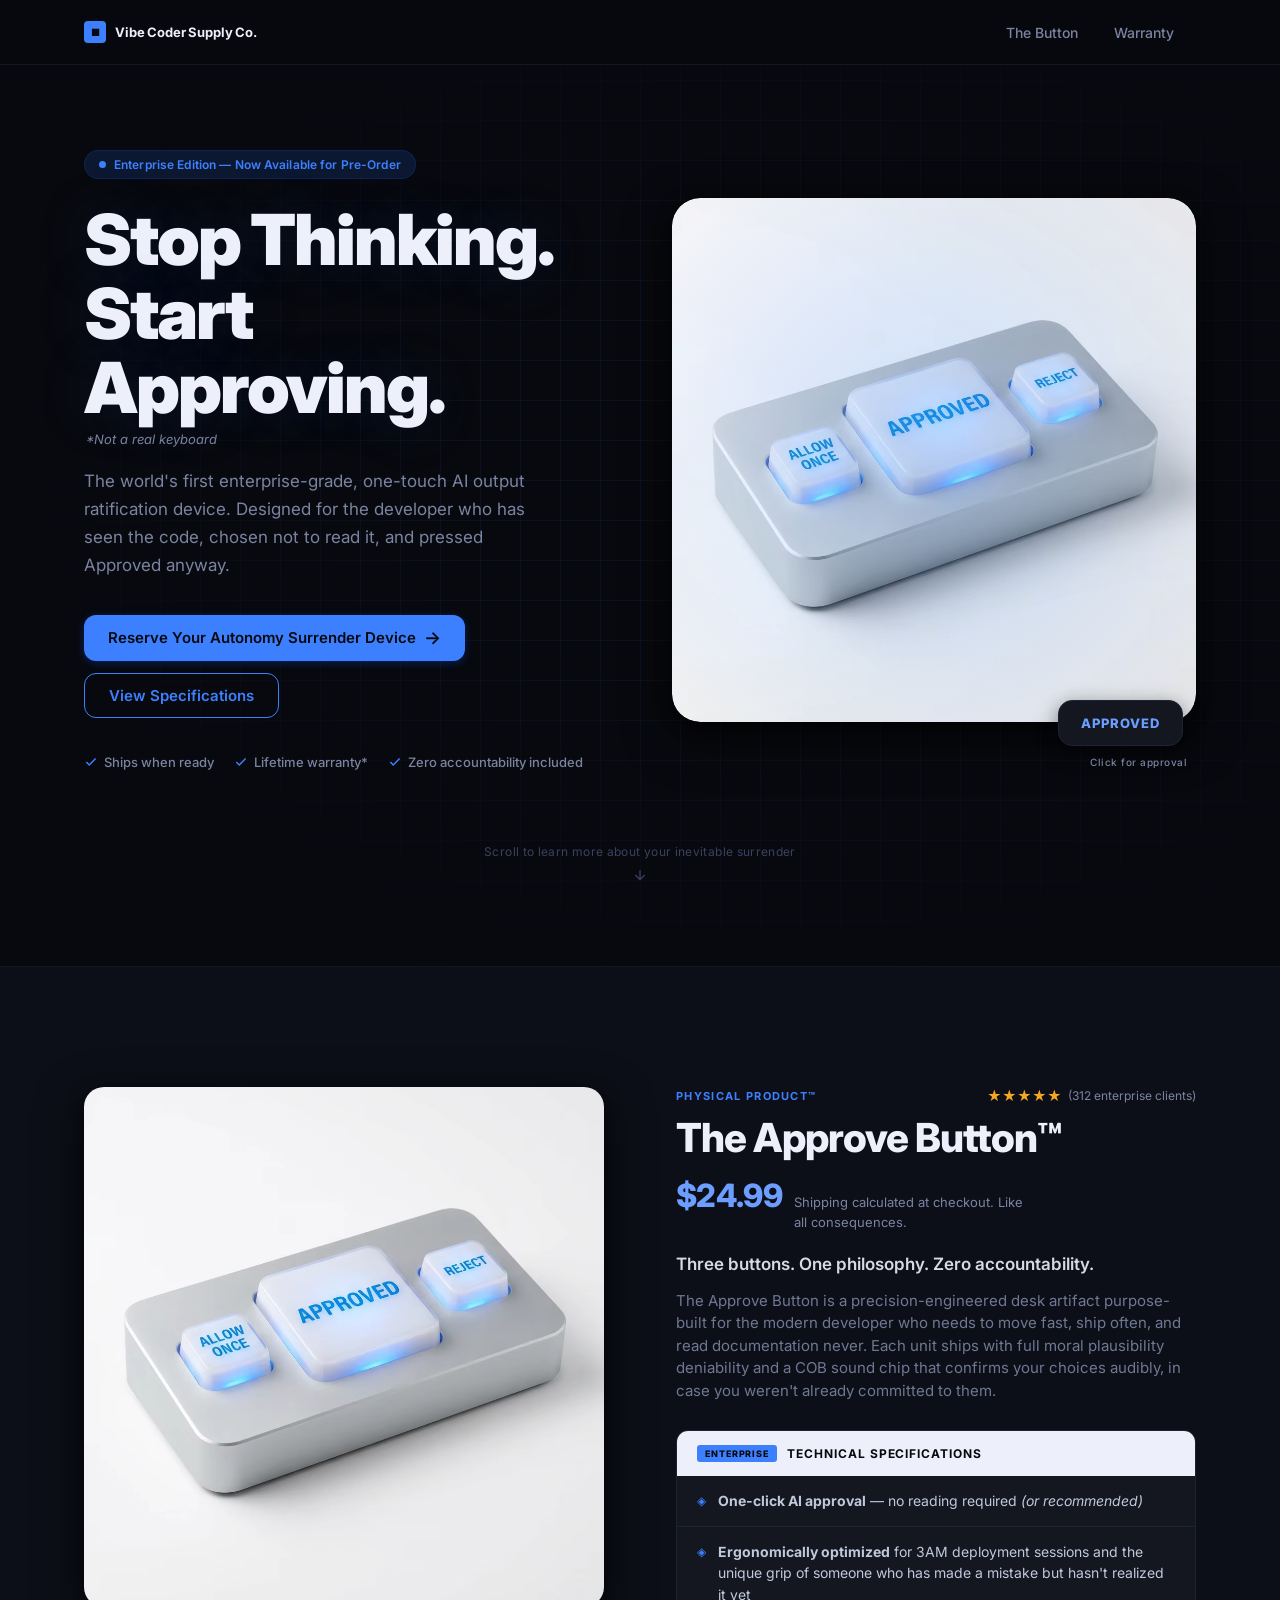
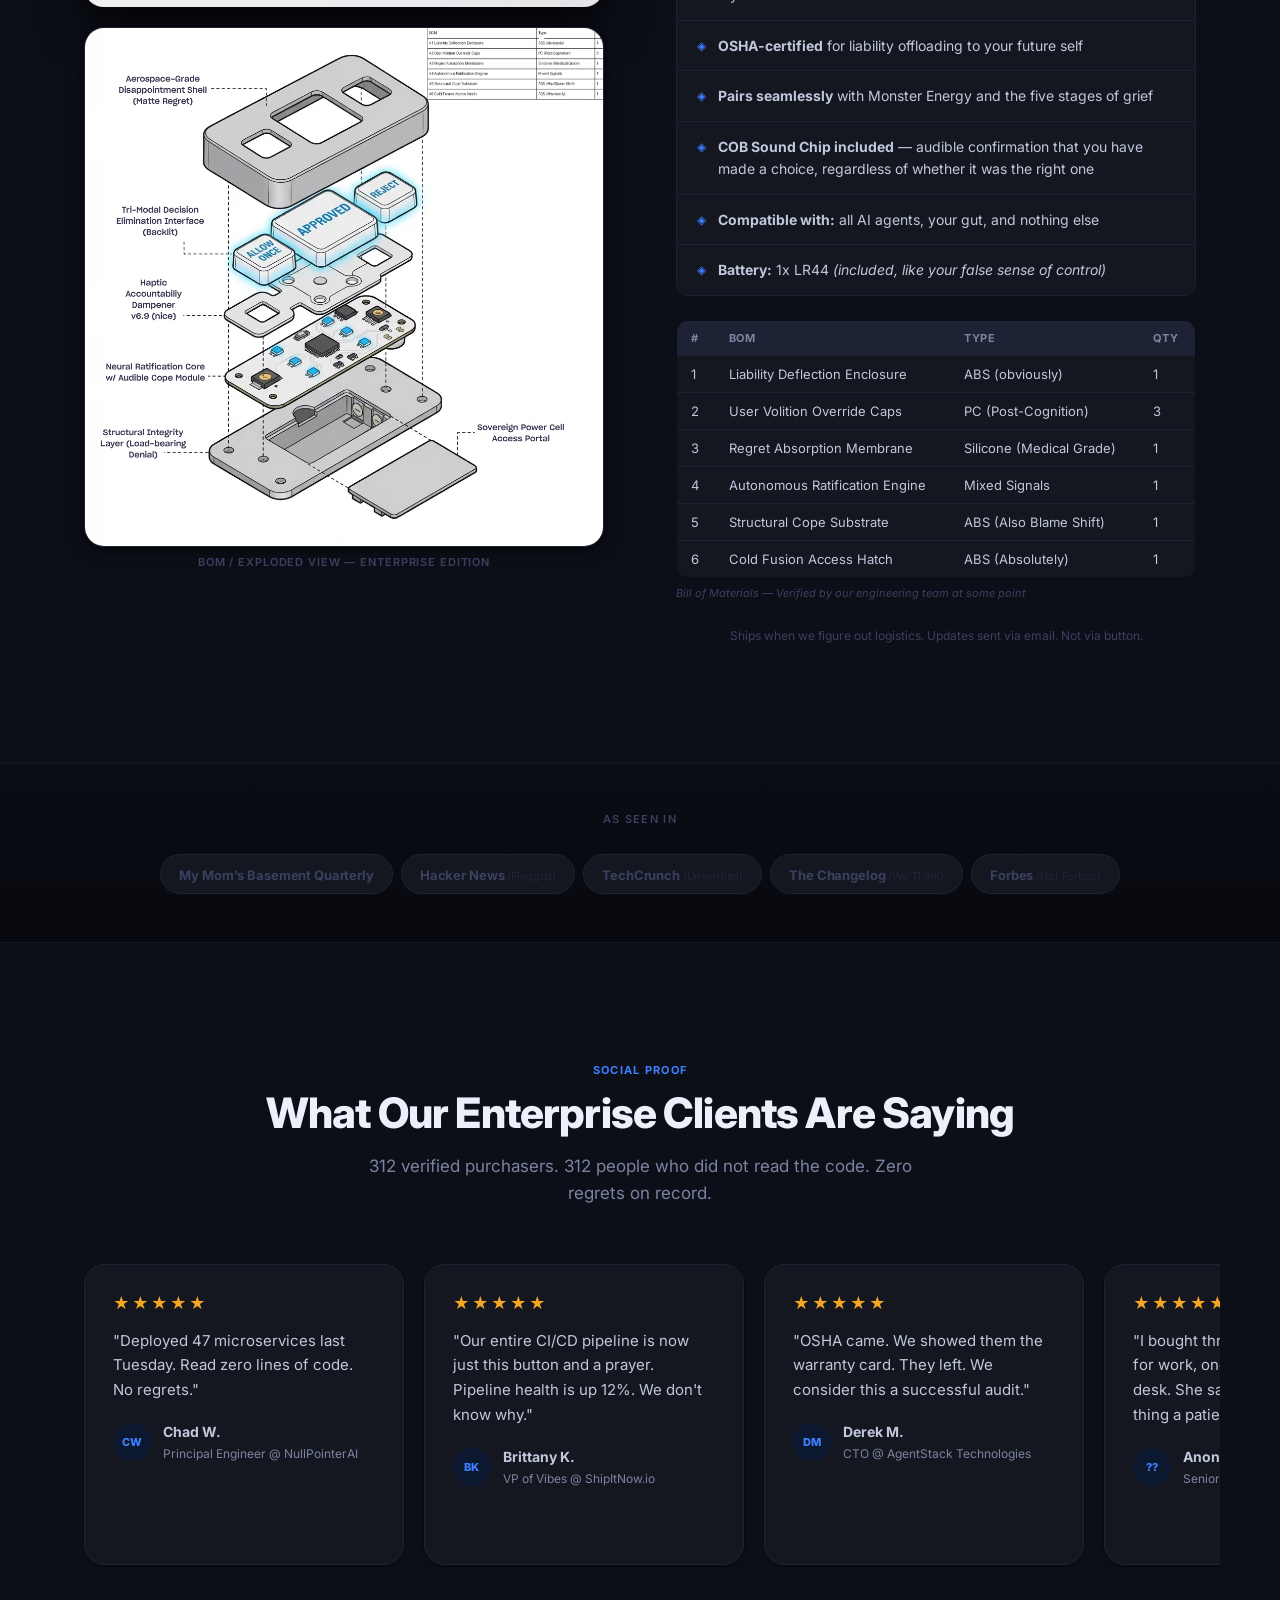
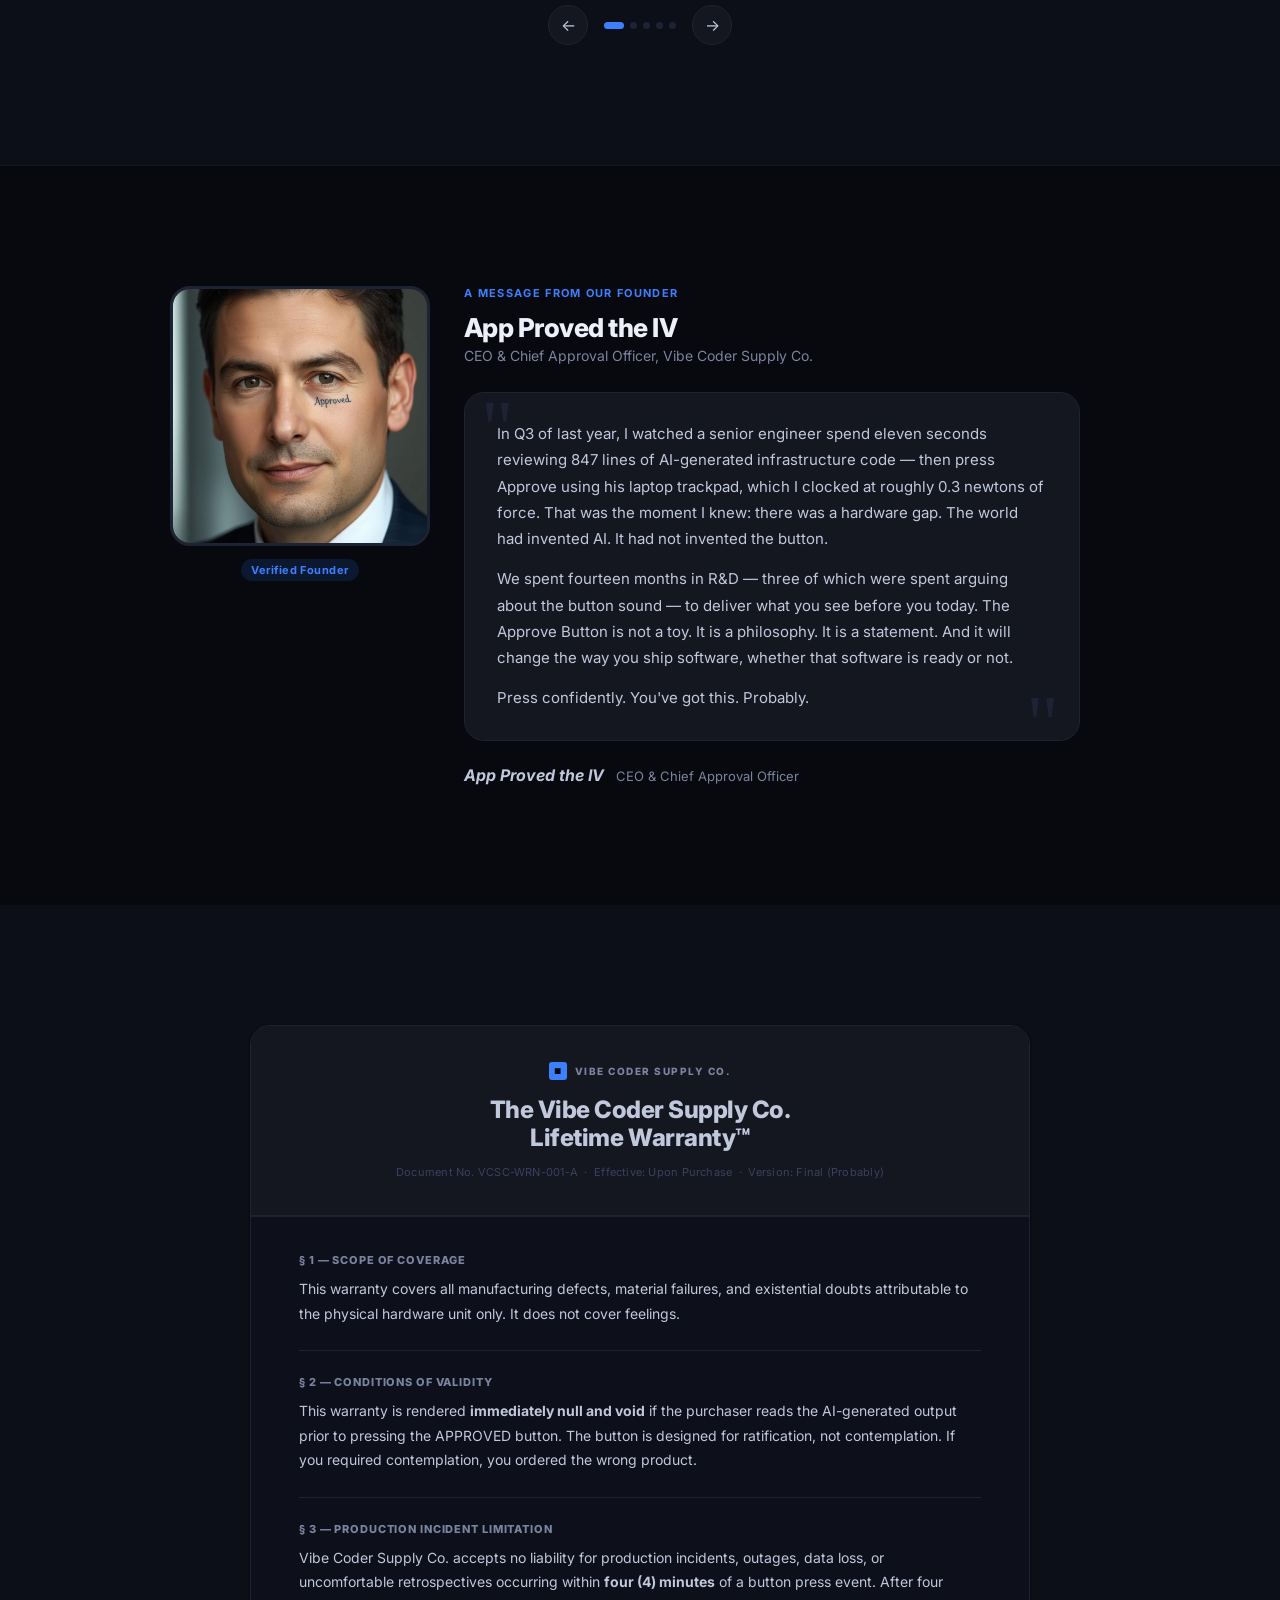
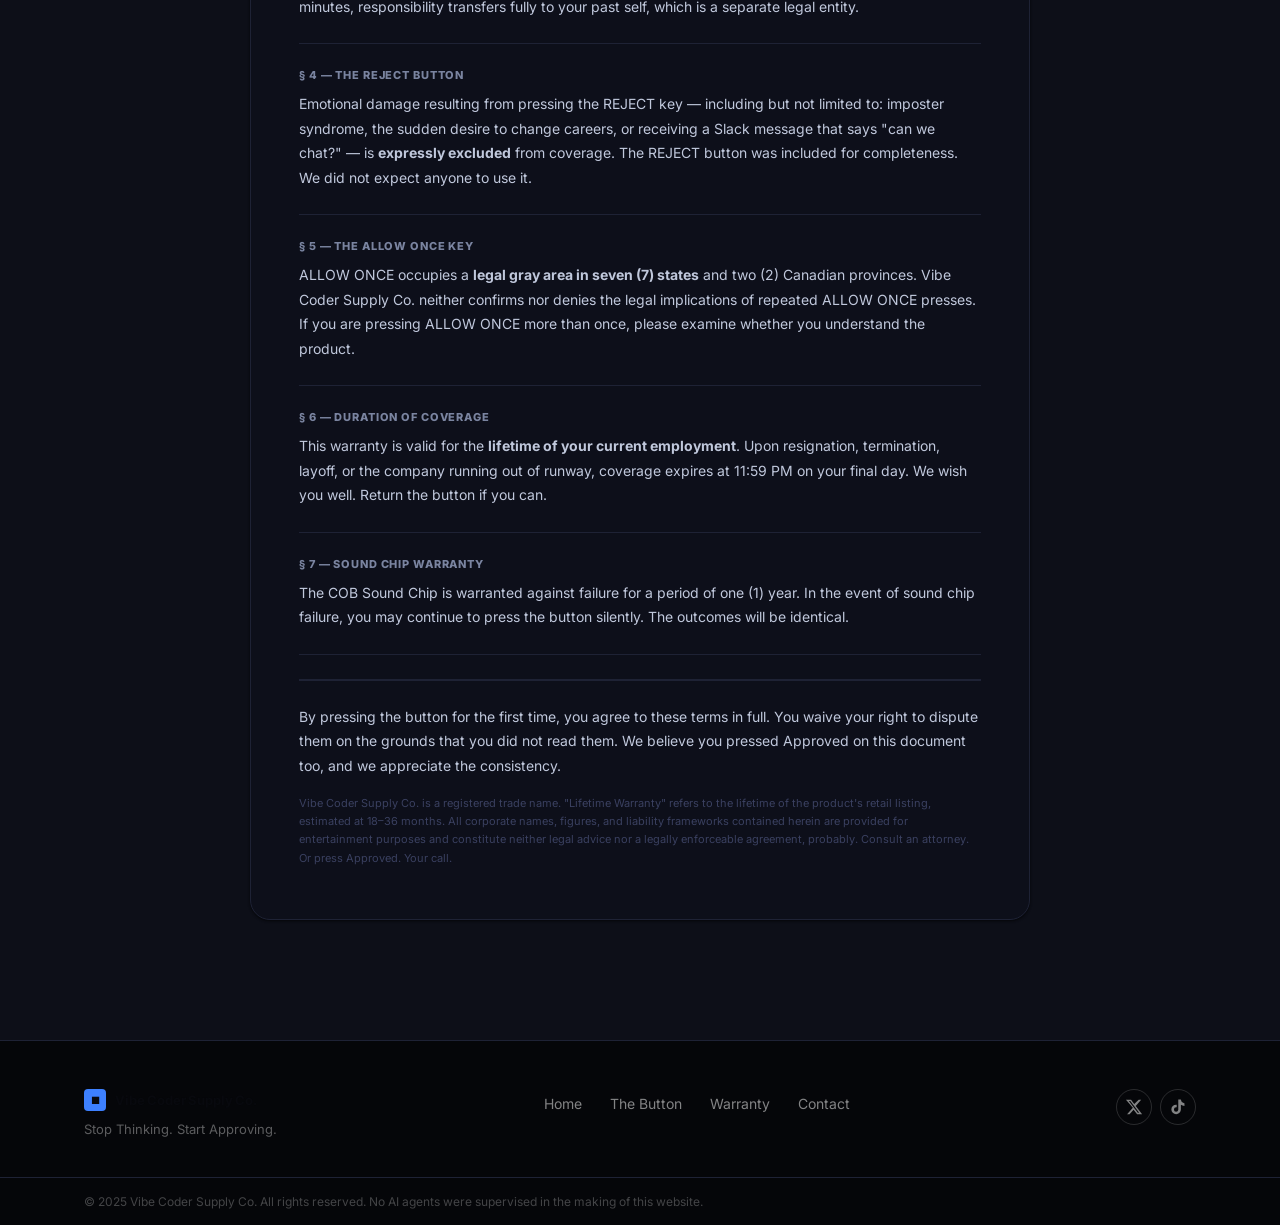
<file: index.html>
<!DOCTYPE html>
<html lang="en">
<head>
  <meta charset="UTF-8">
  <meta name="viewport" content="width=device-width, initial-scale=1.0">
  <meta name="description" content="The world's first enterprise-grade AI output ratification device. Stop Thinking. Start Approving.">
  <title>The Approve Button™ — Vibe Coder Supply Co.</title>

  <link rel="preconnect" href="https://fonts.googleapis.com">
  <link rel="preconnect" href="https://fonts.gstatic.com" crossorigin>
  <link href="https://fonts.googleapis.com/css2?family=Inter:wght@300;400;500;600;700;800;900&display=swap" rel="stylesheet">

  <link rel="stylesheet" href="assets/vcsc-base.css">
</head>
<body class="vcsc-body">

<!-- ══════════════════════════════════════════════════════════
     HEADER
═══════════════════════════════════════════════════════════ -->
<header class="vcsc-header">
  <div class="vcsc-container vcsc-header__inner">
    <a href="#" class="vcsc-header__logo">
      <span class="vcsc-logo-mark">&#9632;</span>
      <span class="vcsc-logo-text">Vibe Coder Supply Co.</span>
    </a>
    <nav class="vcsc-header__nav">
      <a href="#product" class="vcsc-nav-link">The Button</a>
      <a href="#warranty" class="vcsc-nav-link">Warranty</a>
      <div id='product-component-1774934612157'></div>
    </nav>
    <button class="vcsc-header__hamburger" aria-label="Open menu" id="hamburger-btn">
      <span></span><span></span><span></span>
    </button>
  </div>
  <div class="vcsc-mobile-nav" id="mobile-nav">
    <a href="#product">The Button</a>
    <a href="#warranty">Warranty</a>
  </div>
</header>

<main>

<!-- ══════════════════════════════════════════════════════════
     HERO
═══════════════════════════════════════════════════════════ -->
<section class="vcsc-hero" id="hero">
  <div class="vcsc-hero__bg-grid"></div>

  <div class="vcsc-container vcsc-hero__inner">
    <!-- Copy -->
    <div class="vcsc-hero__content">
      <div class="vcsc-hero__badge">
        <span class="vcsc-badge-dot"></span>
        Enterprise Edition — Now Available for Pre-Order
      </div>

      <h1 class="vcsc-hero__headline">
        Stop Thinking.<br>Start Approving.
      </h1>
      <p class="vcsc-hero__disclaimer"><em>*Not a real keyboard</em></p>

      <p class="vcsc-hero__subheadline">
        The world's first enterprise-grade, one-touch AI output ratification device.
        Designed for the developer who has seen the code, chosen not to read it,
        and pressed Approved anyway.
      </p>

      <div class="vcsc-hero__actions">
        <a href="#waitlist" class="vcsc-btn vcsc-btn--primary">
          Reserve Your Autonomy Surrender Device
          <span class="vcsc-btn-arrow">→</span>
        </a>
        <a href="#product" class="vcsc-btn vcsc-btn--ghost">View Specifications</a>
      </div>

      <div class="vcsc-hero__trust">
        <span class="vcsc-trust-item">
          <svg width="14" height="14" viewBox="0 0 24 24" fill="none" stroke="currentColor" stroke-width="2.5"><polyline points="20 6 9 17 4 12"/></svg>
          Ships when ready
        </span>
        <span class="vcsc-trust-item">
          <svg width="14" height="14" viewBox="0 0 24 24" fill="none" stroke="currentColor" stroke-width="2.5"><polyline points="20 6 9 17 4 12"/></svg>
          Lifetime warranty*
        </span>
        <span class="vcsc-trust-item">
          <svg width="14" height="14" viewBox="0 0 24 24" fill="none" stroke="currentColor" stroke-width="2.5"><polyline points="20 6 9 17 4 12"/></svg>
          Zero accountability included
        </span>
      </div>
    </div>

    <!-- Visual -->
    <div class="vcsc-hero__visual">
      <div class="vcsc-hero__img-wrap">
        <img
          src="assets/hero.png"
          alt="The Approve Button — enterprise-grade AI ratification device with blue LED glow"
          class="vcsc-hero__img"
          width="600"
          height="480"
        >
        <div class="vcsc-hero__glow"></div>
      </div>

      <!-- Animated APPROVED key -->
      <div class="vcsc-demo-button" aria-hidden="true">
        <div class="vcsc-demo-button__key vcsc-demo-button__key--approved">
          <span>APPROVED</span>
        </div>
        <div class="vcsc-demo-button__hint">Click for approval</div>
        <div class="vcsc-audio-wave" id="audio-wave">
          <span></span><span></span><span></span><span></span><span></span>
        </div>
      </div>
      <audio id="approved-audio" src="assets/approved.mp3" preload="auto"></audio>
    </div>
  </div>

  <div class="vcsc-hero__scroll">
    <span>Scroll to learn more about your inevitable surrender</span>
    <div class="vcsc-scroll-arrow">
      <svg width="16" height="16" viewBox="0 0 24 24" fill="none" stroke="currentColor" stroke-width="2"><path d="M12 5v14M5 12l7 7 7-7"/></svg>
    </div>
  </div>
</section>


<!-- ══════════════════════════════════════════════════════════
     PRODUCT SECTION
═══════════════════════════════════════════════════════════ -->
<section class="vcsc-product" id="product">
  <div class="vcsc-container">
    <div class="vcsc-product__grid">

      <!-- Images -->
      <div class="vcsc-product__images">
        <div class="vcsc-product__img-main">
          <img
            src="assets/hero.png"
            alt="The Approve Button — assembled with blue glow"
            class="vcsc-product__photo"
            width="560" height="448"
          >
        </div>
        <div class="vcsc-product__img-secondary">
          <img
            src="assets/exploded-view.png"
            alt="The Approve Button — exploded component diagram"
            class="vcsc-product__photo vcsc-product__photo--diagram"
            width="560" height="448"
          >
          <div class="vcsc-product__diagram-label">BOM / Exploded View — Enterprise Edition</div>
        </div>
      </div>

      <!-- Details -->
      <div class="vcsc-product__details">
        <div class="vcsc-product__meta-top">
          <span class="vcsc-product__category">Physical Product™</span>
          <div class="vcsc-product__stars" aria-label="5 out of 5 stars">
            ★★★★★
            <span class="vcsc-product__review-count">(312 enterprise clients)</span>
          </div>
        </div>

        <h2 class="vcsc-product__name">The Approve Button™</h2>

        <div class="vcsc-product__pricing">
          <span class="vcsc-product__price">$24.99</span>
          <span class="vcsc-product__price-note">Shipping calculated at checkout. Like all consequences.</span>
        </div>

        <p class="vcsc-product__description">Three buttons. One philosophy. Zero accountability.</p>
        <p class="vcsc-product__description vcsc-product__description--sub">
          The Approve Button is a precision-engineered desk artifact purpose-built for the modern developer
          who needs to move fast, ship often, and read documentation never. Each unit ships with full moral
          plausibility deniability and a COB sound chip that confirms your choices audibly, in case you
          weren't already committed to them.
        </p>

        <!-- Specs -->
        <div class="vcsc-specs">
          <div class="vcsc-specs__header">
            <div class="vcsc-specs__title-lockup">
              <span class="vcsc-specs__badge">ENTERPRISE</span>
              <h3 class="vcsc-specs__title">Technical Specifications</h3>
            </div>
          </div>
          <ul class="vcsc-specs__list">
            <li class="vcsc-specs__item">
              <span class="vcsc-specs__icon">◈</span>
              <span><strong>One-click AI approval</strong> — no reading required <em>(or recommended)</em></span>
            </li>
            <li class="vcsc-specs__item">
              <span class="vcsc-specs__icon">◈</span>
              <span><strong>Ergonomically optimized</strong> for 3AM deployment sessions and the unique grip of someone who has made a mistake but hasn't realized it yet</span>
            </li>
            <li class="vcsc-specs__item">
              <span class="vcsc-specs__icon">◈</span>
              <span><strong>OSHA-certified</strong> for liability offloading to your future self</span>
            </li>
            <li class="vcsc-specs__item">
              <span class="vcsc-specs__icon">◈</span>
              <span><strong>Pairs seamlessly</strong> with Monster Energy and the five stages of grief</span>
            </li>
            <li class="vcsc-specs__item">
              <span class="vcsc-specs__icon">◈</span>
              <span><strong>COB Sound Chip included</strong> — audible confirmation that you have made a choice, regardless of whether it was the right one</span>
            </li>
            <li class="vcsc-specs__item">
              <span class="vcsc-specs__icon">◈</span>
              <span><strong>Compatible with:</strong> all AI agents, your gut, and nothing else</span>
            </li>
            <li class="vcsc-specs__item">
              <span class="vcsc-specs__icon">◈</span>
              <span><strong>Battery:</strong> 1x LR44 <em>(included, like your false sense of control)</em></span>
            </li>
          </ul>
        </div>

        <!-- BOM -->
        <div class="vcsc-bom">
          <table class="vcsc-bom__table">
            <thead>
              <tr><th>#</th><th>BOM</th><th>Type</th><th>Qty</th></tr>
            </thead>
            <tbody>
              <tr><td>1</td><td>Liability Deflection Enclosure</td><td>ABS (obviously)</td><td>1</td></tr>
              <tr><td>2</td><td>User Volition Override Caps</td><td>PC (Post-Cognition)</td><td>3</td></tr>
              <tr><td>3</td><td>Regret Absorption Membrane</td><td>Silicone (Medical Grade)</td><td>1</td></tr>
              <tr><td>4</td><td>Autonomous Ratification Engine</td><td>Mixed Signals</td><td>1</td></tr>
              <tr><td>5</td><td>Structural Cope Substrate</td><td>ABS (Also Blame Shift)</td><td>1</td></tr>
              <tr><td>6</td><td>Cold Fusion Access Hatch</td><td>ABS (Absolutely)</td><td>1</td></tr>
            </tbody>
          </table>
          <p class="vcsc-bom__note">Bill of Materials — Verified by our engineering team at some point</p>
        </div>

        <div id='product-component-1774930650704'></div>
        <p class="vcsc-product__ships-note">Ships when we figure out logistics. Updates sent via email. Not via button.</p>
      </div>

    </div>
  </div>
</section>


<!-- ══════════════════════════════════════════════════════════
     PRESS LOGOS
═══════════════════════════════════════════════════════════ -->
<section class="vcsc-press">
  <div class="vcsc-container">
    <p class="vcsc-press__eyebrow">As Seen In</p>
    <div class="vcsc-press__logos">
      <div class="vcsc-press__logo-item">
        <span class="vcsc-press__logo-text">My Mom's Basement Quarterly</span>
      </div>
      <div class="vcsc-press__logo-item">
        <span class="vcsc-press__logo-text">Hacker News <span class="vcsc-press__qualifier">(Flagged)</span></span>
      </div>
      <div class="vcsc-press__logo-item">
        <span class="vcsc-press__logo-text">TechCrunch <span class="vcsc-press__qualifier">(Unverified)</span></span>
      </div>
      <div class="vcsc-press__logo-item">
        <span class="vcsc-press__logo-text">The Changelog <span class="vcsc-press__qualifier">(We Think)</span></span>
      </div>
      <div class="vcsc-press__logo-item">
        <span class="vcsc-press__logo-text">Forbes <span class="vcsc-press__qualifier">(Not Forbes)</span></span>
      </div>
    </div>
  </div>
</section>


<!-- ══════════════════════════════════════════════════════════
     REVIEWS
═══════════════════════════════════════════════════════════ -->
<section class="vcsc-reviews" id="reviews">
  <div class="vcsc-container">
    <div class="vcsc-section-header">
      <p class="vcsc-section-eyebrow">Social Proof</p>
      <h2 class="vcsc-section-title">What Our Enterprise Clients Are Saying</h2>
      <p class="vcsc-section-sub">312 verified purchasers. 312 people who did not read the code. Zero regrets on record.</p>
    </div>

    <div class="vcsc-reviews__track-wrap">
      <div class="vcsc-reviews__track" id="reviews-track">

        <div class="vcsc-review-card">
          <div class="vcsc-review-card__stars">★★★★★</div>
          <blockquote class="vcsc-review-card__quote">
            "Deployed 47 microservices last Tuesday. Read zero lines of code. No regrets."
          </blockquote>
          <div class="vcsc-review-card__author">
            <div class="vcsc-review-card__avatar">CW</div>
            <div class="vcsc-review-card__meta">
              <strong>Chad W.</strong>
              <span>Principal Engineer @ NullPointerAI</span>
            </div>
          </div>
        </div>

        <div class="vcsc-review-card">
          <div class="vcsc-review-card__stars">★★★★★</div>
          <blockquote class="vcsc-review-card__quote">
            "Our entire CI/CD pipeline is now just this button and a prayer. Pipeline health is up 12%. We don't know why."
          </blockquote>
          <div class="vcsc-review-card__author">
            <div class="vcsc-review-card__avatar">BK</div>
            <div class="vcsc-review-card__meta">
              <strong>Brittany K.</strong>
              <span>VP of Vibes @ ShipItNow.io</span>
            </div>
          </div>
        </div>

        <div class="vcsc-review-card">
          <div class="vcsc-review-card__stars">★★★★★</div>
          <blockquote class="vcsc-review-card__quote">
            "OSHA came. We showed them the warranty card. They left. We consider this a successful audit."
          </blockquote>
          <div class="vcsc-review-card__author">
            <div class="vcsc-review-card__avatar">DM</div>
            <div class="vcsc-review-card__meta">
              <strong>Derek M.</strong>
              <span>CTO @ AgentStack Technologies</span>
            </div>
          </div>
        </div>

        <div class="vcsc-review-card">
          <div class="vcsc-review-card__stars">★★★★★</div>
          <blockquote class="vcsc-review-card__quote">
            "I bought three. One for home, one for work, one for my therapist's desk. She said it's the most honest thing a patient has ever given her."
          </blockquote>
          <div class="vcsc-review-card__author">
            <div class="vcsc-review-card__avatar">??</div>
            <div class="vcsc-review-card__meta">
              <strong>Anonymous</strong>
              <span>Senior Developer</span>
            </div>
          </div>
        </div>

        <div class="vcsc-review-card">
          <div class="vcsc-review-card__stars">★★★★★</div>
          <blockquote class="vcsc-review-card__quote">
            "Used to spend 45 minutes reviewing AI output. Now I spend 0. My throughput is through the roof. My on-call rotation is also through the roof but that feels like a separate conversation."
          </blockquote>
          <div class="vcsc-review-card__author">
            <div class="vcsc-review-card__avatar">PR</div>
            <div class="vcsc-review-card__meta">
              <strong>Priya R.</strong>
              <span>Staff Engineer @ ContextWindowAI</span>
            </div>
          </div>
        </div>

      </div>
    </div>

    <div class="vcsc-reviews__controls">
      <button class="vcsc-reviews__btn" id="reviews-prev" aria-label="Previous reviews">←</button>
      <div class="vcsc-reviews__dots" id="reviews-dots"></div>
      <button class="vcsc-reviews__btn" id="reviews-next" aria-label="Next reviews">→</button>
    </div>
  </div>
</section>


<!-- ══════════════════════════════════════════════════════════
     FOUNDER
═══════════════════════════════════════════════════════════ -->
<section class="vcsc-founder" id="founder">
  <div class="vcsc-container">
    <div class="vcsc-founder__inner">

      <div class="vcsc-founder__photo-wrap">
        <div class="vcsc-founder__avatar" aria-label="App Proved the IV, CEO">
          <img src="assets/ceo-headshot.jpg" alt="App Proved the IV — CEO & Chief Approval Officer" style="width:100%;height:100%;object-fit:cover;">
        </div>
        <div class="vcsc-founder__badge-wrap">
          <span class="vcsc-founder__badge">Verified Founder</span>
        </div>
      </div>

      <div class="vcsc-founder__content">
        <p class="vcsc-section-eyebrow">A Message From Our Founder</p>
        <h2 class="vcsc-founder__name">App Proved the IV</h2>
        <p class="vcsc-founder__title">CEO & Chief Approval Officer, Vibe Coder Supply Co.</p>

        <div class="vcsc-founder__quote-wrap">
          <span class="vcsc-founder__open-quote">"</span>
          <div class="vcsc-founder__quote">
            <p>
              In Q3 of last year, I watched a senior engineer spend eleven seconds reviewing 847 lines of
              AI-generated infrastructure code — then press Approve using his laptop trackpad, which I
              clocked at roughly 0.3 newtons of force. That was the moment I knew: there was a hardware gap.
              The world had invented AI. It had not invented the button.
            </p>
            <p>
              We spent fourteen months in R&D — three of which were spent arguing about the button sound —
              to deliver what you see before you today. The Approve Button is not a toy. It is a philosophy.
              It is a statement.              And it will change the way you ship software, whether that software is ready or not.
            </p>
            <p>
              Press confidently. You've got this. Probably.
            </p>
          </div>
          <span class="vcsc-founder__close-quote">"</span>
        </div>

        <div class="vcsc-founder__sig">
          <span class="vcsc-founder__sig-name">App Proved the IV</span>
          <span class="vcsc-founder__sig-title">CEO & Chief Approval Officer</span>
        </div>
      </div>

    </div>
  </div>
</section>


<!-- ══════════════════════════════════════════════════════════
     WARRANTY
═══════════════════════════════════════════════════════════ -->
<section class="vcsc-warranty" id="warranty">
  <div class="vcsc-container">
    <div class="vcsc-warranty__card">

      <div class="vcsc-warranty__header">
        <div class="vcsc-warranty__logo-row">
          <span class="vcsc-logo-mark vcsc-logo-mark--sm">&#9632;</span>
          <span class="vcsc-warranty__brand">Vibe Coder Supply Co.</span>
        </div>
        <h2 class="vcsc-warranty__title">The Vibe Coder Supply Co.<br>Lifetime Warranty™</h2>
        <p class="vcsc-warranty__doc-number">Document No. VCSC-WRN-001-A &nbsp;·&nbsp; Effective: Upon Purchase &nbsp;·&nbsp; Version: Final (Probably)</p>
      </div>

      <div class="vcsc-warranty__body">

        <div class="vcsc-warranty__section">
          <h3 class="vcsc-warranty__section-title">§ 1 — Scope of Coverage</h3>
          <p>This warranty covers all manufacturing defects, material failures, and existential doubts attributable to the physical hardware unit only. It does not cover feelings.</p>
        </div>

        <div class="vcsc-warranty__section">
          <h3 class="vcsc-warranty__section-title">§ 2 — Conditions of Validity</h3>
          <p>This warranty is rendered <strong>immediately null and void</strong> if the purchaser reads the AI-generated output prior to pressing the APPROVED button. The button is designed for ratification, not contemplation. If you required contemplation, you ordered the wrong product.</p>
        </div>

        <div class="vcsc-warranty__section">
          <h3 class="vcsc-warranty__section-title">§ 3 — Production Incident Limitation</h3>
          <p>Vibe Coder Supply Co. accepts no liability for production incidents, outages, data loss, or uncomfortable retrospectives occurring within <strong>four (4) minutes</strong> of a button press event. After four minutes, responsibility transfers fully to your past self, which is a separate legal entity.</p>
        </div>

        <div class="vcsc-warranty__section">
          <h3 class="vcsc-warranty__section-title">§ 4 — The REJECT Button</h3>
          <p>Emotional damage resulting from pressing the REJECT key — including but not limited to: imposter syndrome, the sudden desire to change careers, or receiving a Slack message that says "can we chat?" — is <strong>expressly excluded</strong> from coverage. The REJECT button was included for completeness. We did not expect anyone to use it.</p>
        </div>

        <div class="vcsc-warranty__section">
          <h3 class="vcsc-warranty__section-title">§ 5 — The ALLOW ONCE Key</h3>
          <p>ALLOW ONCE occupies a <strong>legal gray area in seven (7) states</strong> and two (2) Canadian provinces. Vibe Coder Supply Co. neither confirms nor denies the legal implications of repeated ALLOW ONCE presses. If you are pressing ALLOW ONCE more than once, please examine whether you understand the product.</p>
        </div>

        <div class="vcsc-warranty__section">
          <h3 class="vcsc-warranty__section-title">§ 6 — Duration of Coverage</h3>
          <p>This warranty is valid for the <strong>lifetime of your current employment</strong>. Upon resignation, termination, layoff, or the company running out of runway, coverage expires at 11:59 PM on your final day. We wish you well. Return the button if you can.</p>
        </div>

        <div class="vcsc-warranty__section">
          <h3 class="vcsc-warranty__section-title">§ 7 — Sound Chip Warranty</h3>
          <p>The COB Sound Chip is warranted against failure for a period of one (1) year. In the event of sound chip failure, you may continue to press the button silently. The outcomes will be identical.</p>
        </div>

        <div class="vcsc-warranty__footer-text">
          <p>By pressing the button for the first time, you agree to these terms in full. You waive your right to dispute them on the grounds that you did not read them. We believe you pressed Approved on this document too, and we appreciate the consistency.</p>
          <p class="vcsc-warranty__fine-print">Vibe Coder Supply Co. is a registered trade name. "Lifetime Warranty" refers to the lifetime of the product's retail listing, estimated at 18–36 months. All corporate names, figures, and liability frameworks contained herein are provided for entertainment purposes and constitute neither legal advice nor a legally enforceable agreement, probably. Consult an attorney. Or press Approved. Your call.</p>
        </div>

      </div>
    </div>
  </div>
</section>

</main>

<!-- ══════════════════════════════════════════════════════════
     FOOTER
═══════════════════════════════════════════════════════════ -->
<footer class="vcsc-footer">
  <div class="vcsc-container vcsc-footer__inner">
    <div class="vcsc-footer__brand">
      <a href="#" class="vcsc-header__logo vcsc-footer__logo">
        <span class="vcsc-logo-mark">&#9632;</span>
        <span class="vcsc-logo-text">Vibe Coder Supply Co.</span>
      </a>
      <p class="vcsc-footer__tagline">Stop Thinking. Start Approving.</p>
    </div>
    <nav class="vcsc-footer__nav">
      <a href="#">Home</a>
      <a href="#product">The Button</a>
      <a href="#warranty">Warranty</a>
      <a href="#waitlist">Contact</a>
    </nav>
    <div class="vcsc-footer__social">
      <a href="#" class="vcsc-social-icon" aria-label="Twitter/X">
        <svg width="18" height="18" viewBox="0 0 24 24" fill="currentColor"><path d="M18.244 2.25h3.308l-7.227 8.26 8.502 11.24H16.17l-4.714-6.231-5.401 6.231H2.748l7.73-8.835L1.254 2.25H8.08l4.265 5.632L18.244 2.25zm-1.161 17.52h1.833L7.084 4.126H5.117L17.083 19.77z"/></svg>
      </a>
      <a href="#" class="vcsc-social-icon" aria-label="TikTok">
        <svg width="18" height="18" viewBox="0 0 24 24" fill="currentColor"><path d="M19.59 6.69a4.83 4.83 0 01-3.77-4.25V2h-3.45v13.67a2.89 2.89 0 01-2.88 2.5 2.89 2.89 0 01-2.89-2.89 2.89 2.89 0 012.89-2.89c.28 0 .54.04.79.1V9.01a6.33 6.33 0 00-.79-.05 6.34 6.34 0 00-6.34 6.34 6.34 6.34 0 006.34 6.34 6.34 6.34 0 006.33-6.34V8.98a8.2 8.2 0 004.79 1.53V7.07a4.85 4.85 0 01-1.02-.38z"/></svg>
      </a>
    </div>
  </div>
  <div class="vcsc-footer__legal">
    <div class="vcsc-container">
      <p>© 2025 Vibe Coder Supply Co. All rights reserved. No AI agents were supervised in the making of this website.</p>
    </div>
  </div>
</footer>

<script src="assets/vcsc-main.js"></script>
<script>
  // Play audio and show wave on hover over the APPROVED chip
  (function() {
    const audio = document.getElementById('approved-audio');
    const wave  = document.getElementById('audio-wave');
    const chip  = document.querySelector('.vcsc-demo-button__key--approved');

    chip.addEventListener('click', () => {
      audio.currentTime = 0;
      audio.play().catch(() => {});
      wave.classList.add('is-playing');
    });

    audio.onended = () => wave.classList.remove('is-playing');
  })();

  // Waitlist demo handler (replaces Shopify form in preview)
  function handleWaitlist(e) {
    e.preventDefault();
    document.getElementById('waitlist-form').querySelector('.vcsc-waitlist__input-group').style.display = 'none';
    document.getElementById('waitlist-success').style.display = 'flex';
  }
</script>
<script type="text/javascript">
/*<![CDATA[*/
(function () {
  var scriptURL = 'https://sdks.shopifycdn.com/buy-button/latest/buy-button-storefront.min.js';
  if (window.ShopifyBuy) {
    if (window.ShopifyBuy.UI) {
      ShopifyBuyInit();
    } else {
      loadScript();
    }
  } else {
    loadScript();
  }
  function loadScript() {
    var script = document.createElement('script');
    script.async = true;
    script.src = scriptURL;
    (document.getElementsByTagName('head')[0] || document.getElementsByTagName('body')[0]).appendChild(script);
    script.onload = ShopifyBuyInit;
  }
  function ShopifyBuyInit() {
    var client = ShopifyBuy.buildClient({
      domain: '9707g2-6h.myshopify.com',
      storefrontAccessToken: '064a0198b4ba150fafab023604bd3776',
    });
    ShopifyBuy.UI.onReady(client).then(function (ui) {
      ui.createComponent('product', {
        id: '10179991208218',
        node: document.getElementById('product-component-1774930650704'),
        moneyFormat: '%24%7B%7Bamount%7D%7D',
        options: {
          "product": {
            "styles": {
              "product": {
                "font-family": "Inter, -apple-system, BlinkMacSystemFont, sans-serif",
                "background": "transparent",
                "@media (min-width: 601px)": {
                  "max-width": "100%",
                  "margin-left": "0px",
                  "margin-bottom": "0px"
                }
              },
              "title": {
                "display": "none"
              },
              "price": {
                "display": "none"
              },
              "button": {
                "font-family": "Inter, -apple-system, BlinkMacSystemFont, sans-serif",
                "font-size": "15px",
                "font-weight": "600",
                "letter-spacing": "0em",
                "padding": "14px 28px",
                "border-radius": "12px",
                "background-color": "#3D80FF",
                "color": "#FFFFFF",
                "border": "none",
                "box-shadow": "0 2px 8px rgba(61,128,255,0.35)",
                "transition": "all 0.18s ease",
                "cursor": "pointer",
                "width": "100%",
                ":hover": {
                  "background-color": "#2660DD",
                  "box-shadow": "0 4px 20px rgba(61,128,255,0.45)"
                },
                ":focus": {
                  "background-color": "#2660DD"
                }
              },
              "quantityInput": {
                "font-size": "14px",
                "font-family": "Inter, sans-serif",
                "border-radius": "8px",
                "border": "1.5px solid #1E2235",
                "background": "#141720",
                "color": "#EDF0FA"
              }
            },
            "text": {
              "button": "Pre-Order — $24.99"
            },
            "googleFonts": []
          },
          "productSet": {
            "styles": {
              "products": {
                "@media (min-width: 601px)": {
                  "margin-left": "0px"
                }
              }
            }
          },
          "modalProduct": {
            "contents": {
              "img": false,
              "imgWithCarousel": true,
              "button": false,
              "buttonWithQuantity": true
            },
            "styles": {
              "product": {
                "font-family": "Inter, sans-serif",
                "background": "#0D0F18",
                "@media (min-width: 601px)": {
                  "max-width": "100%",
                  "margin-left": "0px",
                  "margin-bottom": "0px"
                }
              },
              "button": {
                "font-family": "Inter, sans-serif",
                "font-size": "15px",
                "font-weight": "600",
                "padding": "14px 28px",
                "border-radius": "12px",
                "background-color": "#3D80FF",
                "color": "#FFFFFF",
                ":hover": {
                  "background-color": "#2660DD"
                },
                ":focus": {
                  "background-color": "#2660DD"
                }
              }
            },
            "text": {
              "button": "Pre-Order — $24.99"
            },
            "googleFonts": []
          },
          "option": {},
          "cart": {
            "styles": {
              "button": {
                "font-family": "Inter, sans-serif",
                "font-size": "15px",
                "font-weight": "600",
                "padding": "14px 28px",
                "border-radius": "12px",
                "background-color": "#3D80FF",
                "color": "#FFFFFF",
                ":hover": {
                  "background-color": "#2660DD"
                }
              },
              "cart": {
                "background-color": "#0D0F18"
              },
              "header": {
                "color": "#EDF0FA"
              },
              "lineItems": {
                "color": "#C0C8DC"
              },
              "subtotalText": {
                "color": "#7A84A0"
              },
              "subtotal": {
                "color": "#EDF0FA"
              },
              "footer": {
                "background-color": "#141720"
              }
            },
            "text": {
              "total": "Subtotal",
              "button": "Checkout"
            },
            "googleFonts": []
          },
          "toggle": {
            "styles": {
              "toggle": {
                "background-color": "#3D80FF",
                "border-radius": "12px",
                ":hover": {
                  "background-color": "#2660DD"
                },
                ":focus": {
                  "background-color": "#2660DD"
                }
              },
              "count": {
                "font-family": "Inter, sans-serif",
                "color": "#FFFFFF"
              }
            }
          }
        }
      });
    });
  }
})();
/*]]>*/
</script>
<script type="text/javascript">
/*<![CDATA[*/
(function () {
  var scriptURL = 'https://sdks.shopifycdn.com/buy-button/latest/buy-button-storefront.min.js';
  if (window.ShopifyBuy) {
    if (window.ShopifyBuy.UI) {
      ShopifyBuyInit();
    } else {
      loadScript();
    }
  } else {
    loadScript();
  }
  function loadScript() {
    var script = document.createElement('script');
    script.async = true;
    script.src = scriptURL;
    (document.getElementsByTagName('head')[0] || document.getElementsByTagName('body')[0]).appendChild(script);
    script.onload = ShopifyBuyInit;
  }
  function ShopifyBuyInit() {
    var client = ShopifyBuy.buildClient({
      domain: '9707g2-6h.myshopify.com',
      storefrontAccessToken: '064a0198b4ba150fafab023604bd3776',
    });
    ShopifyBuy.UI.onReady(client).then(function (ui) {
      ui.createComponent('product', {
        id: '10179991208218',
        node: document.getElementById('product-component-1774934612157'),
        moneyFormat: '%24%7B%7Bamount%7D%7D',
        options: {
  "product": {
    "styles": {
      "product": {
        "@media (min-width: 601px)": {
          "max-width": "calc(25% - 20px)",
          "margin-left": "20px",
          "margin-bottom": "50px"
        }
      }
    },
    "text": {
      "button": "Add to cart"
    }
  },
  "productSet": {
    "styles": {
      "products": {
        "@media (min-width: 601px)": {
          "margin-left": "-20px"
        }
      }
    }
  },
  "modalProduct": {
    "contents": {
      "img": false,
      "imgWithCarousel": true,
      "button": false,
      "buttonWithQuantity": true
    },
    "styles": {
      "product": {
        "@media (min-width: 601px)": {
          "max-width": "100%",
          "margin-left": "0px",
          "margin-bottom": "0px"
        }
      }
    },
    "text": {
      "button": "Add to cart"
    }
  },
  "option": {},
  "cart": {
    "text": {
      "total": "Subtotal",
      "button": "Checkout"
    }
  },
  "toggle": {}
},
      });
    });
  }
})();
/*]]>*/
</script>
</body>
</html>
</file>
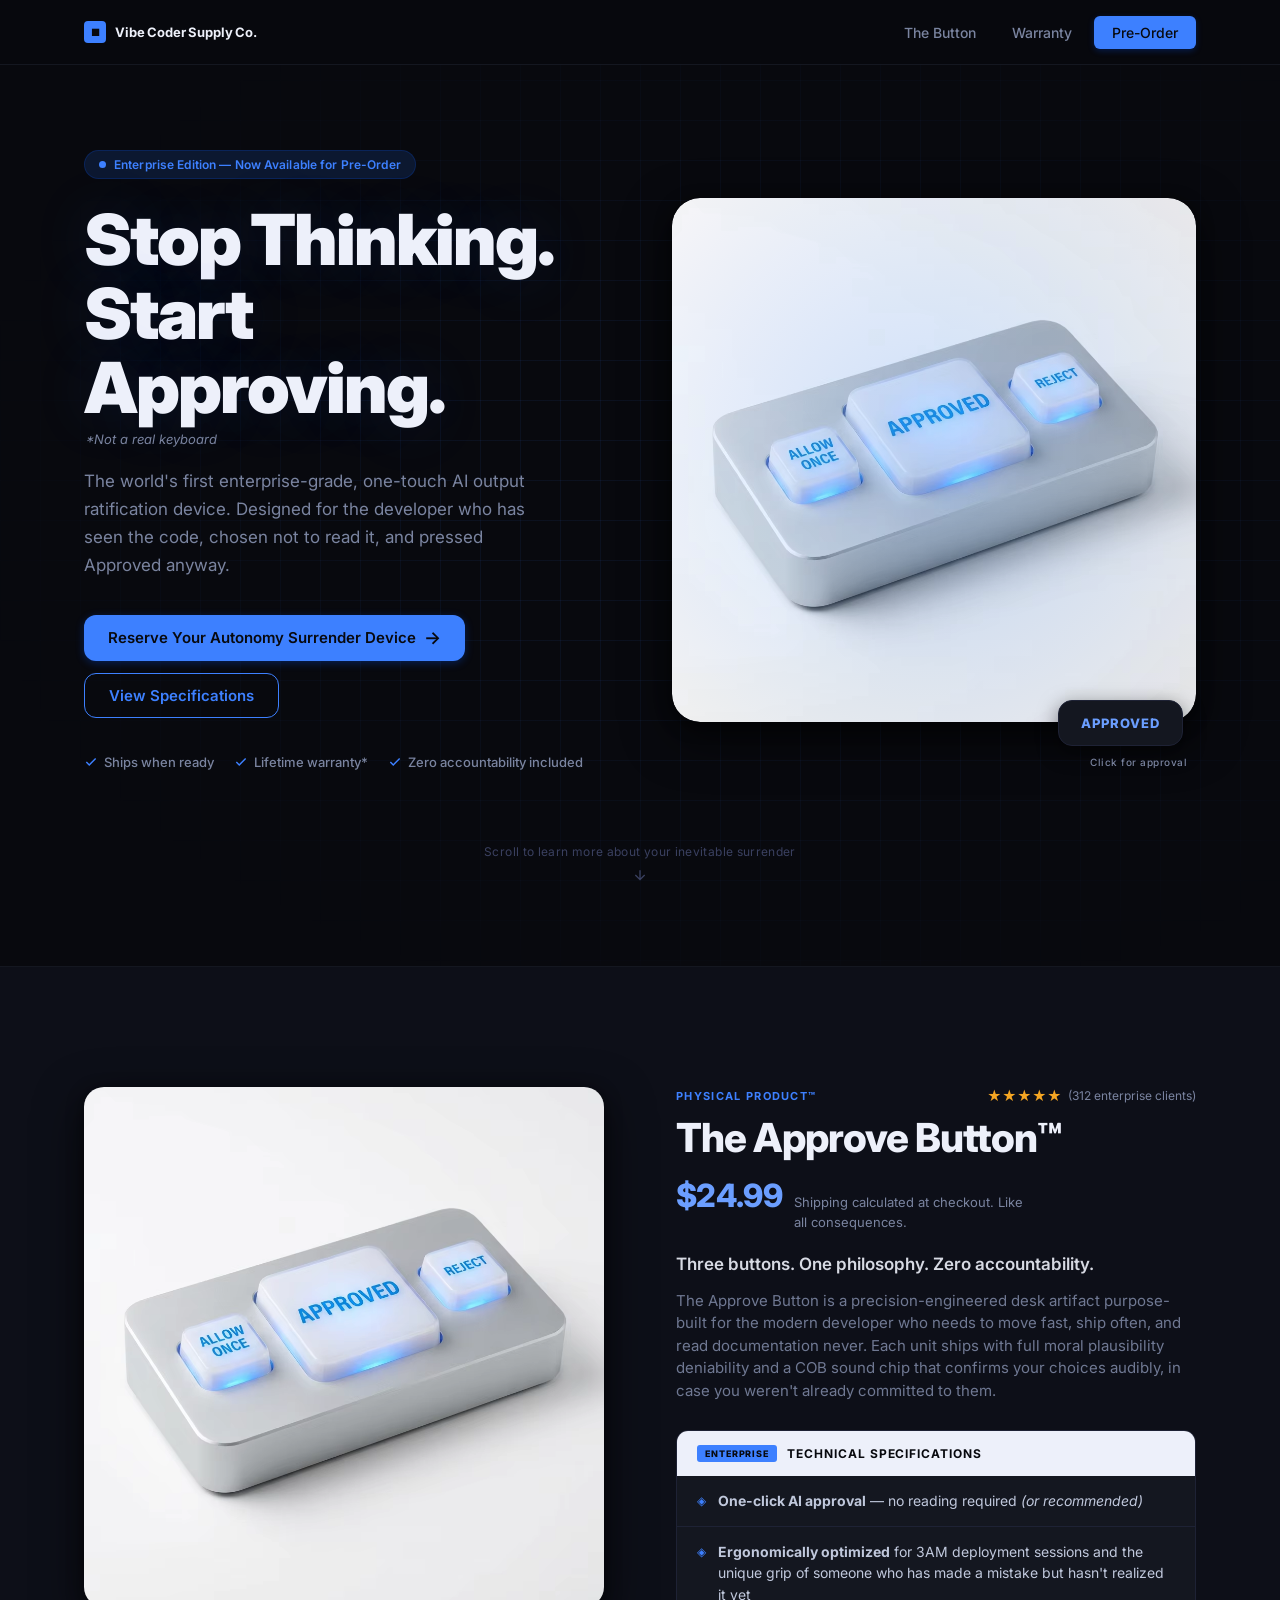
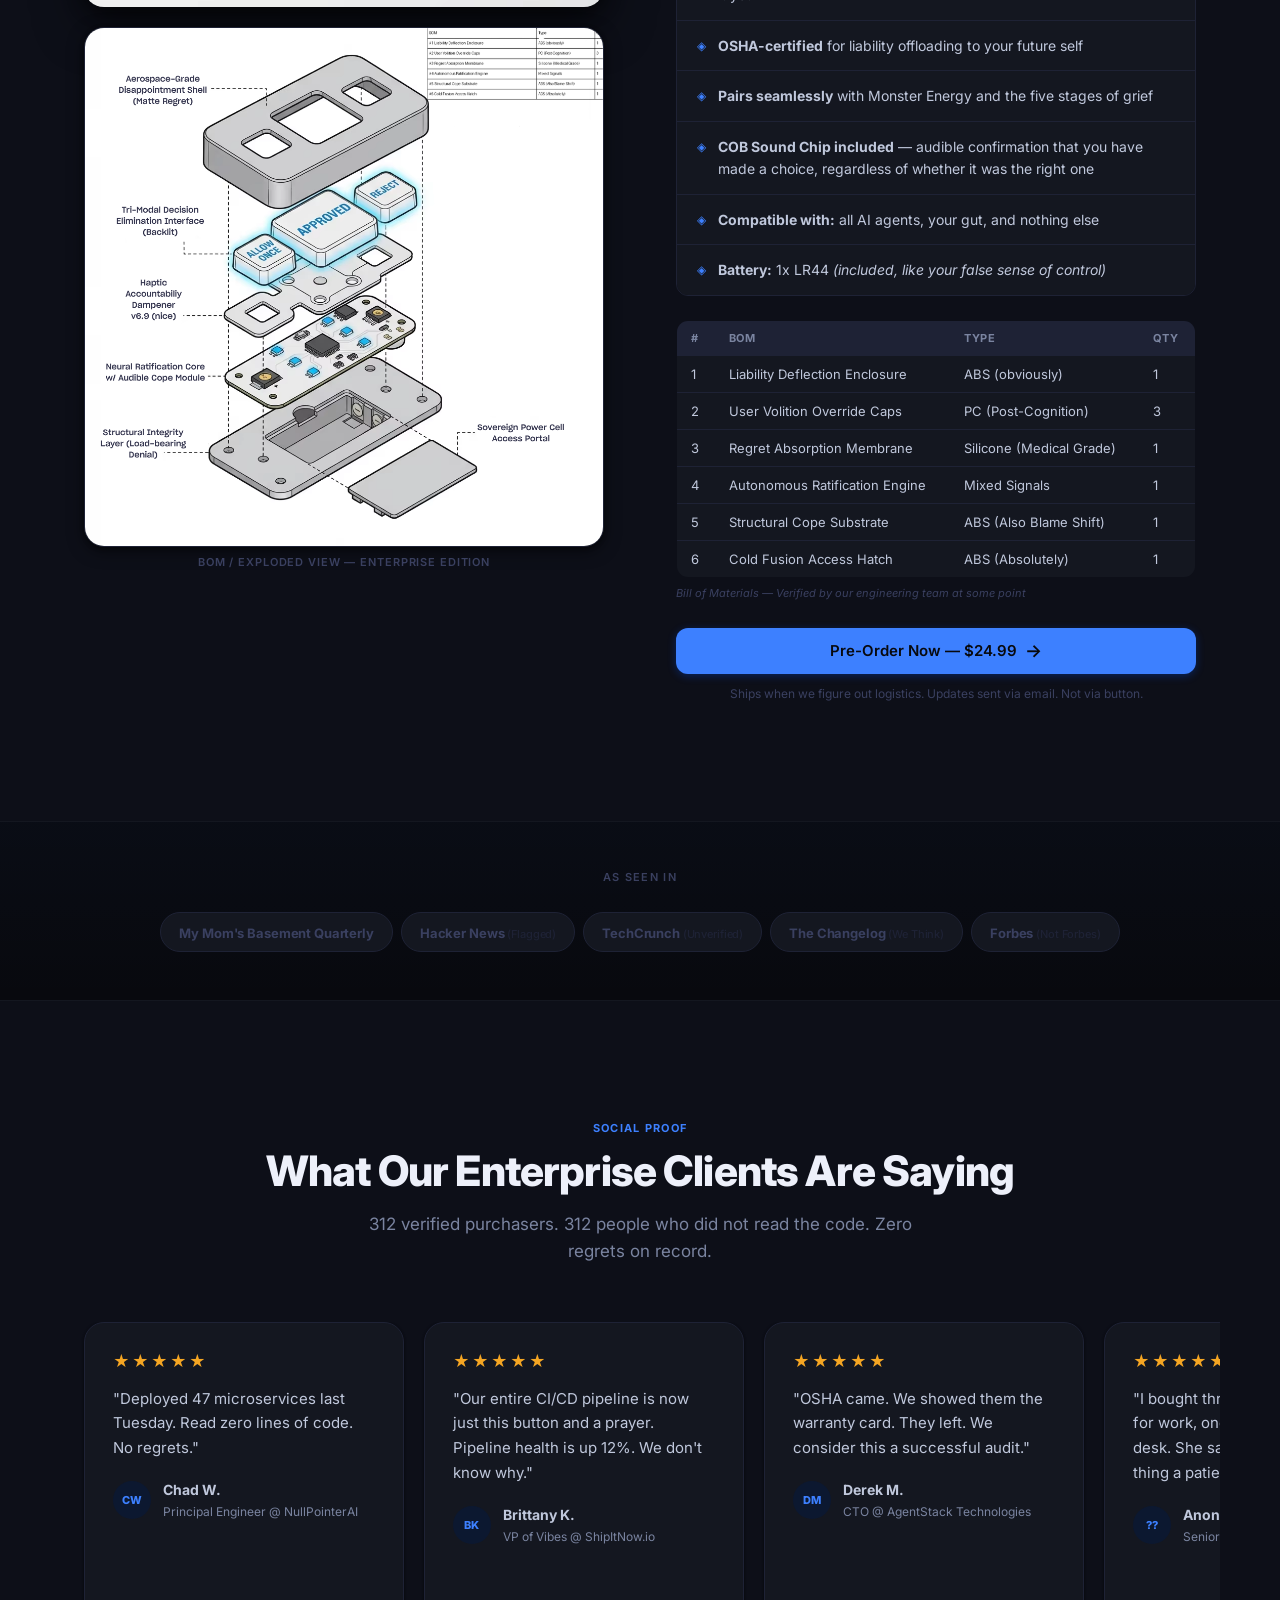
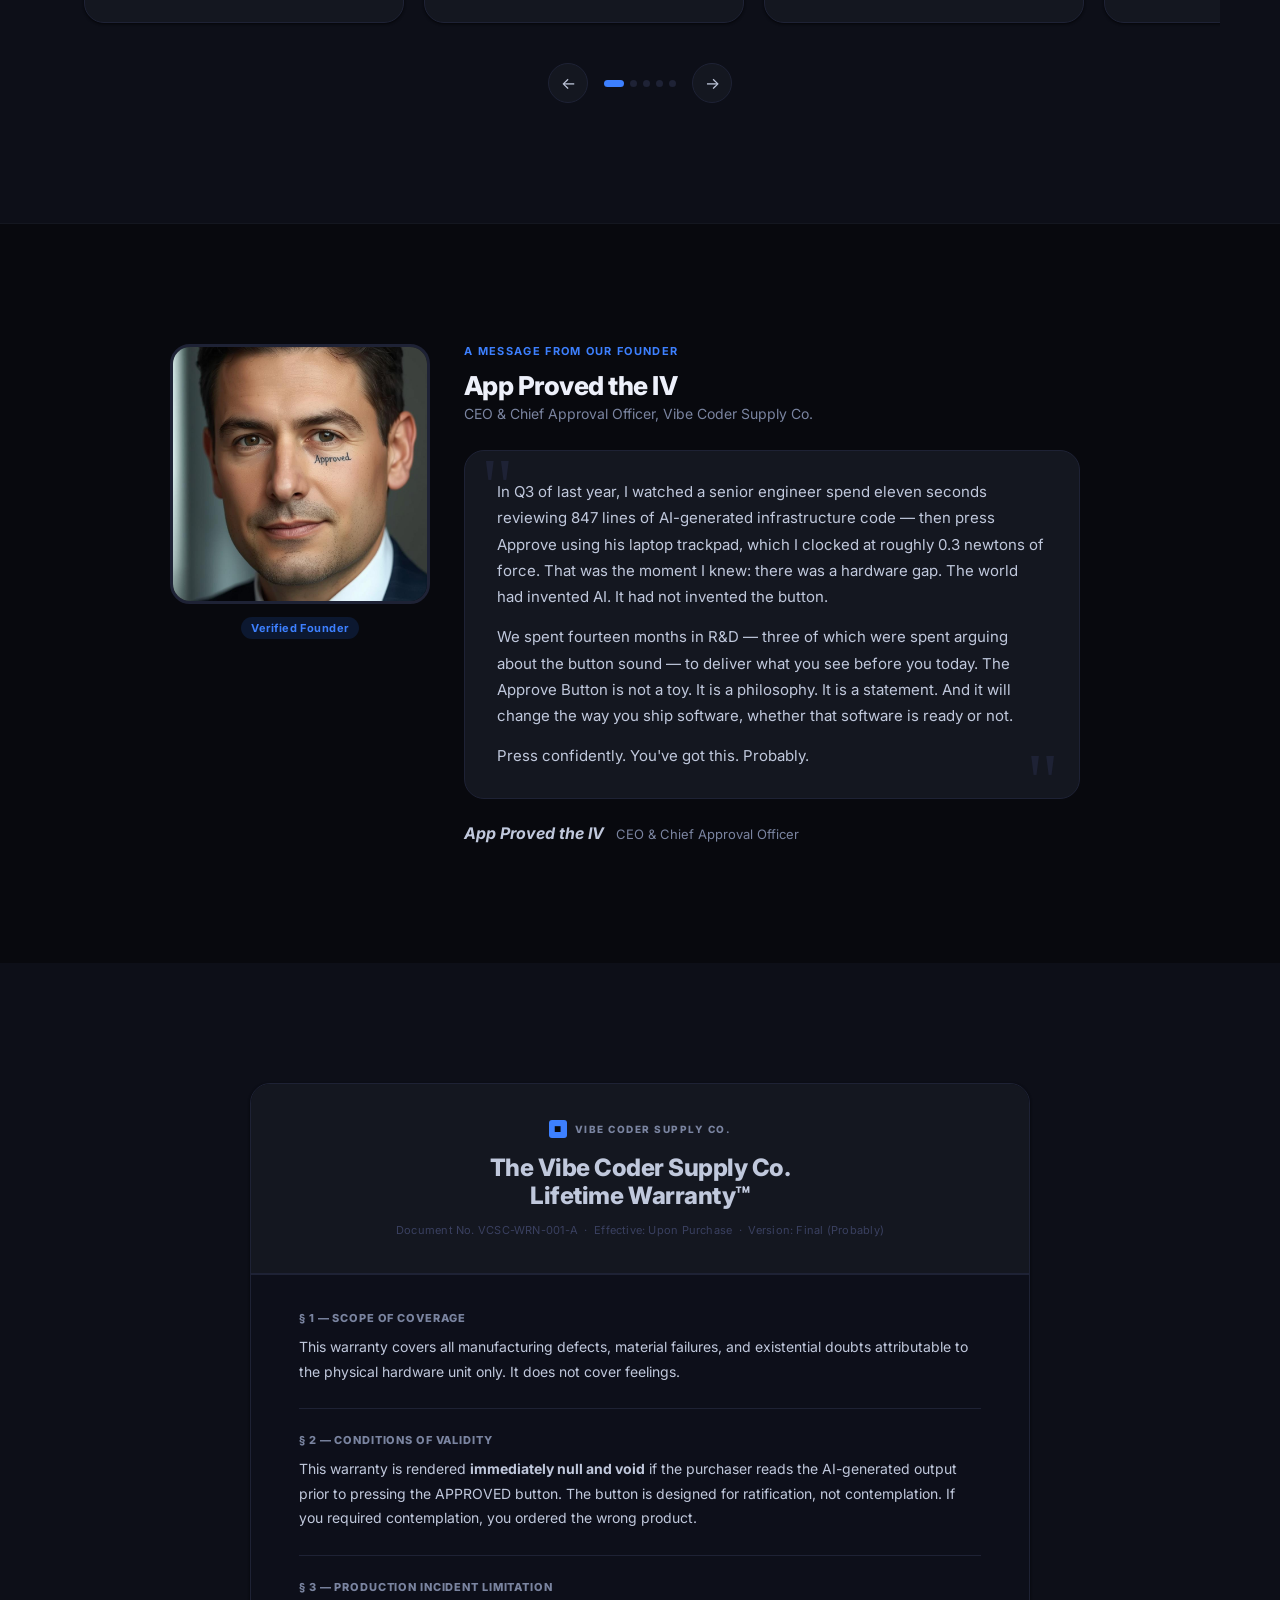
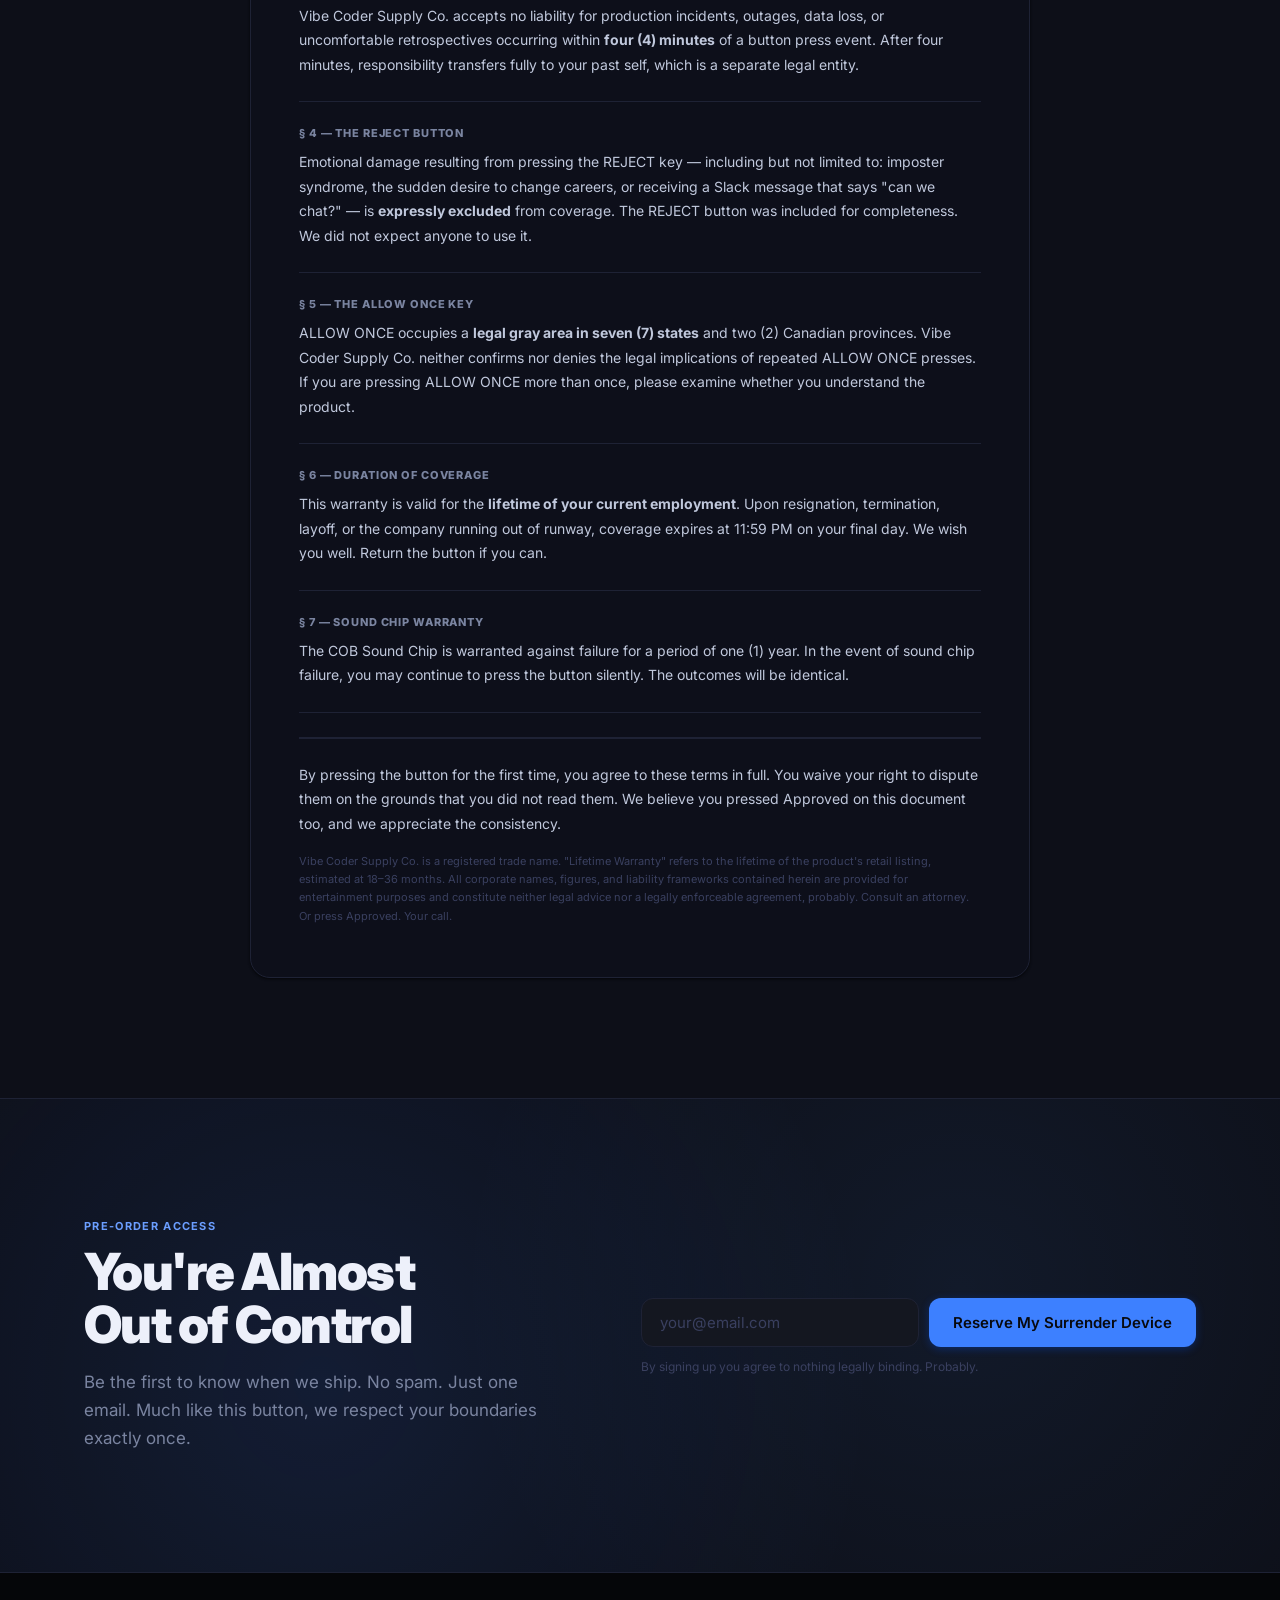
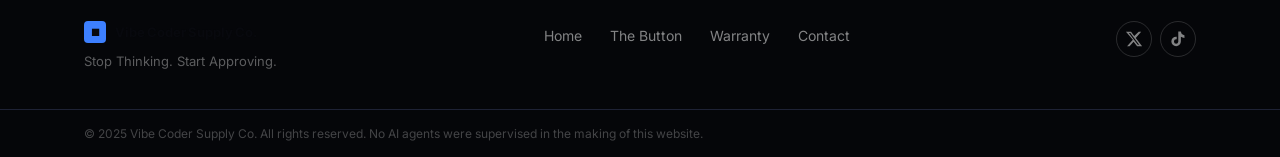
<file: preview.html>
<!DOCTYPE html>
<html lang="en">
<head>
  <meta charset="UTF-8">
  <meta name="viewport" content="width=device-width, initial-scale=1.0">
  <meta name="description" content="The world's first enterprise-grade AI output ratification device. Stop Thinking. Start Approving.">
  <title>The Approve Button™ — Vibe Coder Supply Co.</title>

  <link rel="preconnect" href="https://fonts.googleapis.com">
  <link rel="preconnect" href="https://fonts.gstatic.com" crossorigin>
  <link href="https://fonts.googleapis.com/css2?family=Inter:wght@300;400;500;600;700;800;900&display=swap" rel="stylesheet">

  <link rel="stylesheet" href="assets/vcsc-base.css">
</head>
<body class="vcsc-body">

<!-- ══════════════════════════════════════════════════════════
     HEADER
═══════════════════════════════════════════════════════════ -->
<header class="vcsc-header">
  <div class="vcsc-container vcsc-header__inner">
    <a href="#" class="vcsc-header__logo">
      <span class="vcsc-logo-mark">&#9632;</span>
      <span class="vcsc-logo-text">Vibe Coder Supply Co.</span>
    </a>
    <nav class="vcsc-header__nav">
      <a href="#product" class="vcsc-nav-link">The Button</a>
      <a href="#warranty" class="vcsc-nav-link">Warranty</a>
      <a href="#waitlist" class="vcsc-nav-link vcsc-nav-link--cta">Pre-Order</a>
    </nav>
    <button class="vcsc-header__hamburger" aria-label="Open menu" id="hamburger-btn">
      <span></span><span></span><span></span>
    </button>
  </div>
  <div class="vcsc-mobile-nav" id="mobile-nav">
    <a href="#product">The Button</a>
    <a href="#warranty">Warranty</a>
    <a href="#waitlist">Pre-Order</a>
  </div>
</header>

<main>

<!-- ══════════════════════════════════════════════════════════
     HERO
═══════════════════════════════════════════════════════════ -->
<section class="vcsc-hero" id="hero">
  <div class="vcsc-hero__bg-grid"></div>

  <div class="vcsc-container vcsc-hero__inner">
    <!-- Copy -->
    <div class="vcsc-hero__content">
      <div class="vcsc-hero__badge">
        <span class="vcsc-badge-dot"></span>
        Enterprise Edition — Now Available for Pre-Order
      </div>

      <h1 class="vcsc-hero__headline">
        Stop Thinking.<br>Start Approving.
      </h1>
      <p class="vcsc-hero__disclaimer"><em>*Not a real keyboard</em></p>

      <p class="vcsc-hero__subheadline">
        The world's first enterprise-grade, one-touch AI output ratification device.
        Designed for the developer who has seen the code, chosen not to read it,
        and pressed Approved anyway.
      </p>

      <div class="vcsc-hero__actions">
        <a href="#waitlist" class="vcsc-btn vcsc-btn--primary">
          Reserve Your Autonomy Surrender Device
          <span class="vcsc-btn-arrow">→</span>
        </a>
        <a href="#product" class="vcsc-btn vcsc-btn--ghost">View Specifications</a>
      </div>

      <div class="vcsc-hero__trust">
        <span class="vcsc-trust-item">
          <svg width="14" height="14" viewBox="0 0 24 24" fill="none" stroke="currentColor" stroke-width="2.5"><polyline points="20 6 9 17 4 12"/></svg>
          Ships when ready
        </span>
        <span class="vcsc-trust-item">
          <svg width="14" height="14" viewBox="0 0 24 24" fill="none" stroke="currentColor" stroke-width="2.5"><polyline points="20 6 9 17 4 12"/></svg>
          Lifetime warranty*
        </span>
        <span class="vcsc-trust-item">
          <svg width="14" height="14" viewBox="0 0 24 24" fill="none" stroke="currentColor" stroke-width="2.5"><polyline points="20 6 9 17 4 12"/></svg>
          Zero accountability included
        </span>
      </div>
    </div>

    <!-- Visual -->
    <div class="vcsc-hero__visual">
      <div class="vcsc-hero__img-wrap">
        <img
          src="assets/hero.png"
          alt="The Approve Button — enterprise-grade AI ratification device with blue LED glow"
          class="vcsc-hero__img"
          width="600"
          height="480"
        >
        <div class="vcsc-hero__glow"></div>
      </div>

      <!-- Animated APPROVED key -->
      <div class="vcsc-demo-button" aria-hidden="true">
        <div class="vcsc-demo-button__key vcsc-demo-button__key--approved">
          <span>APPROVED</span>
        </div>
        <div class="vcsc-demo-button__hint">Click for approval</div>
        <div class="vcsc-audio-wave" id="audio-wave">
          <span></span><span></span><span></span><span></span><span></span>
        </div>
      </div>
      <audio id="approved-audio" src="assets/approved.mp3" preload="auto"></audio>
    </div>
  </div>

  <div class="vcsc-hero__scroll">
    <span>Scroll to learn more about your inevitable surrender</span>
    <div class="vcsc-scroll-arrow">
      <svg width="16" height="16" viewBox="0 0 24 24" fill="none" stroke="currentColor" stroke-width="2"><path d="M12 5v14M5 12l7 7 7-7"/></svg>
    </div>
  </div>
</section>


<!-- ══════════════════════════════════════════════════════════
     PRODUCT SECTION
═══════════════════════════════════════════════════════════ -->
<section class="vcsc-product" id="product">
  <div class="vcsc-container">
    <div class="vcsc-product__grid">

      <!-- Images -->
      <div class="vcsc-product__images">
        <div class="vcsc-product__img-main">
          <img
            src="assets/hero.png"
            alt="The Approve Button — assembled with blue glow"
            class="vcsc-product__photo"
            width="560" height="448"
          >
        </div>
        <div class="vcsc-product__img-secondary">
          <img
            src="assets/exploded-view.png"
            alt="The Approve Button — exploded component diagram"
            class="vcsc-product__photo vcsc-product__photo--diagram"
            width="560" height="448"
          >
          <div class="vcsc-product__diagram-label">BOM / Exploded View — Enterprise Edition</div>
        </div>
      </div>

      <!-- Details -->
      <div class="vcsc-product__details">
        <div class="vcsc-product__meta-top">
          <span class="vcsc-product__category">Physical Product™</span>
          <div class="vcsc-product__stars" aria-label="5 out of 5 stars">
            ★★★★★
            <span class="vcsc-product__review-count">(312 enterprise clients)</span>
          </div>
        </div>

        <h2 class="vcsc-product__name">The Approve Button™</h2>

        <div class="vcsc-product__pricing">
          <span class="vcsc-product__price">$24.99</span>
          <span class="vcsc-product__price-note">Shipping calculated at checkout. Like all consequences.</span>
        </div>

        <p class="vcsc-product__description">Three buttons. One philosophy. Zero accountability.</p>
        <p class="vcsc-product__description vcsc-product__description--sub">
          The Approve Button is a precision-engineered desk artifact purpose-built for the modern developer
          who needs to move fast, ship often, and read documentation never. Each unit ships with full moral
          plausibility deniability and a COB sound chip that confirms your choices audibly, in case you
          weren't already committed to them.
        </p>

        <!-- Specs -->
        <div class="vcsc-specs">
          <div class="vcsc-specs__header">
            <div class="vcsc-specs__title-lockup">
              <span class="vcsc-specs__badge">ENTERPRISE</span>
              <h3 class="vcsc-specs__title">Technical Specifications</h3>
            </div>
          </div>
          <ul class="vcsc-specs__list">
            <li class="vcsc-specs__item">
              <span class="vcsc-specs__icon">◈</span>
              <span><strong>One-click AI approval</strong> — no reading required <em>(or recommended)</em></span>
            </li>
            <li class="vcsc-specs__item">
              <span class="vcsc-specs__icon">◈</span>
              <span><strong>Ergonomically optimized</strong> for 3AM deployment sessions and the unique grip of someone who has made a mistake but hasn't realized it yet</span>
            </li>
            <li class="vcsc-specs__item">
              <span class="vcsc-specs__icon">◈</span>
              <span><strong>OSHA-certified</strong> for liability offloading to your future self</span>
            </li>
            <li class="vcsc-specs__item">
              <span class="vcsc-specs__icon">◈</span>
              <span><strong>Pairs seamlessly</strong> with Monster Energy and the five stages of grief</span>
            </li>
            <li class="vcsc-specs__item">
              <span class="vcsc-specs__icon">◈</span>
              <span><strong>COB Sound Chip included</strong> — audible confirmation that you have made a choice, regardless of whether it was the right one</span>
            </li>
            <li class="vcsc-specs__item">
              <span class="vcsc-specs__icon">◈</span>
              <span><strong>Compatible with:</strong> all AI agents, your gut, and nothing else</span>
            </li>
            <li class="vcsc-specs__item">
              <span class="vcsc-specs__icon">◈</span>
              <span><strong>Battery:</strong> 1x LR44 <em>(included, like your false sense of control)</em></span>
            </li>
          </ul>
        </div>

        <!-- BOM -->
        <div class="vcsc-bom">
          <table class="vcsc-bom__table">
            <thead>
              <tr><th>#</th><th>BOM</th><th>Type</th><th>Qty</th></tr>
            </thead>
            <tbody>
              <tr><td>1</td><td>Liability Deflection Enclosure</td><td>ABS (obviously)</td><td>1</td></tr>
              <tr><td>2</td><td>User Volition Override Caps</td><td>PC (Post-Cognition)</td><td>3</td></tr>
              <tr><td>3</td><td>Regret Absorption Membrane</td><td>Silicone (Medical Grade)</td><td>1</td></tr>
              <tr><td>4</td><td>Autonomous Ratification Engine</td><td>Mixed Signals</td><td>1</td></tr>
              <tr><td>5</td><td>Structural Cope Substrate</td><td>ABS (Also Blame Shift)</td><td>1</td></tr>
              <tr><td>6</td><td>Cold Fusion Access Hatch</td><td>ABS (Absolutely)</td><td>1</td></tr>
            </tbody>
          </table>
          <p class="vcsc-bom__note">Bill of Materials — Verified by our engineering team at some point</p>
        </div>

        <a href="#waitlist" class="vcsc-btn vcsc-btn--primary vcsc-btn--full">
          Pre-Order Now — $24.99
          <span class="vcsc-btn-arrow">→</span>
        </a>
        <p class="vcsc-product__ships-note">Ships when we figure out logistics. Updates sent via email. Not via button.</p>
      </div>

    </div>
  </div>
</section>


<!-- ══════════════════════════════════════════════════════════
     PRESS LOGOS
═══════════════════════════════════════════════════════════ -->
<section class="vcsc-press">
  <div class="vcsc-container">
    <p class="vcsc-press__eyebrow">As Seen In</p>
    <div class="vcsc-press__logos">
      <div class="vcsc-press__logo-item">
        <span class="vcsc-press__logo-text">My Mom's Basement Quarterly</span>
      </div>
      <div class="vcsc-press__logo-item">
        <span class="vcsc-press__logo-text">Hacker News <span class="vcsc-press__qualifier">(Flagged)</span></span>
      </div>
      <div class="vcsc-press__logo-item">
        <span class="vcsc-press__logo-text">TechCrunch <span class="vcsc-press__qualifier">(Unverified)</span></span>
      </div>
      <div class="vcsc-press__logo-item">
        <span class="vcsc-press__logo-text">The Changelog <span class="vcsc-press__qualifier">(We Think)</span></span>
      </div>
      <div class="vcsc-press__logo-item">
        <span class="vcsc-press__logo-text">Forbes <span class="vcsc-press__qualifier">(Not Forbes)</span></span>
      </div>
    </div>
  </div>
</section>


<!-- ══════════════════════════════════════════════════════════
     REVIEWS
═══════════════════════════════════════════════════════════ -->
<section class="vcsc-reviews" id="reviews">
  <div class="vcsc-container">
    <div class="vcsc-section-header">
      <p class="vcsc-section-eyebrow">Social Proof</p>
      <h2 class="vcsc-section-title">What Our Enterprise Clients Are Saying</h2>
      <p class="vcsc-section-sub">312 verified purchasers. 312 people who did not read the code. Zero regrets on record.</p>
    </div>

    <div class="vcsc-reviews__track-wrap">
      <div class="vcsc-reviews__track" id="reviews-track">

        <div class="vcsc-review-card">
          <div class="vcsc-review-card__stars">★★★★★</div>
          <blockquote class="vcsc-review-card__quote">
            "Deployed 47 microservices last Tuesday. Read zero lines of code. No regrets."
          </blockquote>
          <div class="vcsc-review-card__author">
            <div class="vcsc-review-card__avatar">CW</div>
            <div class="vcsc-review-card__meta">
              <strong>Chad W.</strong>
              <span>Principal Engineer @ NullPointerAI</span>
            </div>
          </div>
        </div>

        <div class="vcsc-review-card">
          <div class="vcsc-review-card__stars">★★★★★</div>
          <blockquote class="vcsc-review-card__quote">
            "Our entire CI/CD pipeline is now just this button and a prayer. Pipeline health is up 12%. We don't know why."
          </blockquote>
          <div class="vcsc-review-card__author">
            <div class="vcsc-review-card__avatar">BK</div>
            <div class="vcsc-review-card__meta">
              <strong>Brittany K.</strong>
              <span>VP of Vibes @ ShipItNow.io</span>
            </div>
          </div>
        </div>

        <div class="vcsc-review-card">
          <div class="vcsc-review-card__stars">★★★★★</div>
          <blockquote class="vcsc-review-card__quote">
            "OSHA came. We showed them the warranty card. They left. We consider this a successful audit."
          </blockquote>
          <div class="vcsc-review-card__author">
            <div class="vcsc-review-card__avatar">DM</div>
            <div class="vcsc-review-card__meta">
              <strong>Derek M.</strong>
              <span>CTO @ AgentStack Technologies</span>
            </div>
          </div>
        </div>

        <div class="vcsc-review-card">
          <div class="vcsc-review-card__stars">★★★★★</div>
          <blockquote class="vcsc-review-card__quote">
            "I bought three. One for home, one for work, one for my therapist's desk. She said it's the most honest thing a patient has ever given her."
          </blockquote>
          <div class="vcsc-review-card__author">
            <div class="vcsc-review-card__avatar">??</div>
            <div class="vcsc-review-card__meta">
              <strong>Anonymous</strong>
              <span>Senior Developer</span>
            </div>
          </div>
        </div>

        <div class="vcsc-review-card">
          <div class="vcsc-review-card__stars">★★★★★</div>
          <blockquote class="vcsc-review-card__quote">
            "Used to spend 45 minutes reviewing AI output. Now I spend 0. My throughput is through the roof. My on-call rotation is also through the roof but that feels like a separate conversation."
          </blockquote>
          <div class="vcsc-review-card__author">
            <div class="vcsc-review-card__avatar">PR</div>
            <div class="vcsc-review-card__meta">
              <strong>Priya R.</strong>
              <span>Staff Engineer @ ContextWindowAI</span>
            </div>
          </div>
        </div>

      </div>
    </div>

    <div class="vcsc-reviews__controls">
      <button class="vcsc-reviews__btn" id="reviews-prev" aria-label="Previous reviews">←</button>
      <div class="vcsc-reviews__dots" id="reviews-dots"></div>
      <button class="vcsc-reviews__btn" id="reviews-next" aria-label="Next reviews">→</button>
    </div>
  </div>
</section>


<!-- ══════════════════════════════════════════════════════════
     FOUNDER
═══════════════════════════════════════════════════════════ -->
<section class="vcsc-founder" id="founder">
  <div class="vcsc-container">
    <div class="vcsc-founder__inner">

      <div class="vcsc-founder__photo-wrap">
        <div class="vcsc-founder__avatar" aria-label="App Proved the IV, CEO">
          <img src="assets/ceo-headshot.jpg" alt="App Proved the IV — CEO & Chief Approval Officer" style="width:100%;height:100%;object-fit:cover;">
        </div>
        <div class="vcsc-founder__badge-wrap">
          <span class="vcsc-founder__badge">Verified Founder</span>
        </div>
      </div>

      <div class="vcsc-founder__content">
        <p class="vcsc-section-eyebrow">A Message From Our Founder</p>
        <h2 class="vcsc-founder__name">App Proved the IV</h2>
        <p class="vcsc-founder__title">CEO & Chief Approval Officer, Vibe Coder Supply Co.</p>

        <div class="vcsc-founder__quote-wrap">
          <span class="vcsc-founder__open-quote">"</span>
          <div class="vcsc-founder__quote">
            <p>
              In Q3 of last year, I watched a senior engineer spend eleven seconds reviewing 847 lines of
              AI-generated infrastructure code — then press Approve using his laptop trackpad, which I
              clocked at roughly 0.3 newtons of force. That was the moment I knew: there was a hardware gap.
              The world had invented AI. It had not invented the button.
            </p>
            <p>
              We spent fourteen months in R&D — three of which were spent arguing about the button sound —
              to deliver what you see before you today. The Approve Button is not a toy. It is a philosophy.
              It is a statement.              And it will change the way you ship software, whether that software is ready or not.
            </p>
            <p>
              Press confidently. You've got this. Probably.
            </p>
          </div>
          <span class="vcsc-founder__close-quote">"</span>
        </div>

        <div class="vcsc-founder__sig">
          <span class="vcsc-founder__sig-name">App Proved the IV</span>
          <span class="vcsc-founder__sig-title">CEO & Chief Approval Officer</span>
        </div>
      </div>

    </div>
  </div>
</section>


<!-- ══════════════════════════════════════════════════════════
     WARRANTY
═══════════════════════════════════════════════════════════ -->
<section class="vcsc-warranty" id="warranty">
  <div class="vcsc-container">
    <div class="vcsc-warranty__card">

      <div class="vcsc-warranty__header">
        <div class="vcsc-warranty__logo-row">
          <span class="vcsc-logo-mark vcsc-logo-mark--sm">&#9632;</span>
          <span class="vcsc-warranty__brand">Vibe Coder Supply Co.</span>
        </div>
        <h2 class="vcsc-warranty__title">The Vibe Coder Supply Co.<br>Lifetime Warranty™</h2>
        <p class="vcsc-warranty__doc-number">Document No. VCSC-WRN-001-A &nbsp;·&nbsp; Effective: Upon Purchase &nbsp;·&nbsp; Version: Final (Probably)</p>
      </div>

      <div class="vcsc-warranty__body">

        <div class="vcsc-warranty__section">
          <h3 class="vcsc-warranty__section-title">§ 1 — Scope of Coverage</h3>
          <p>This warranty covers all manufacturing defects, material failures, and existential doubts attributable to the physical hardware unit only. It does not cover feelings.</p>
        </div>

        <div class="vcsc-warranty__section">
          <h3 class="vcsc-warranty__section-title">§ 2 — Conditions of Validity</h3>
          <p>This warranty is rendered <strong>immediately null and void</strong> if the purchaser reads the AI-generated output prior to pressing the APPROVED button. The button is designed for ratification, not contemplation. If you required contemplation, you ordered the wrong product.</p>
        </div>

        <div class="vcsc-warranty__section">
          <h3 class="vcsc-warranty__section-title">§ 3 — Production Incident Limitation</h3>
          <p>Vibe Coder Supply Co. accepts no liability for production incidents, outages, data loss, or uncomfortable retrospectives occurring within <strong>four (4) minutes</strong> of a button press event. After four minutes, responsibility transfers fully to your past self, which is a separate legal entity.</p>
        </div>

        <div class="vcsc-warranty__section">
          <h3 class="vcsc-warranty__section-title">§ 4 — The REJECT Button</h3>
          <p>Emotional damage resulting from pressing the REJECT key — including but not limited to: imposter syndrome, the sudden desire to change careers, or receiving a Slack message that says "can we chat?" — is <strong>expressly excluded</strong> from coverage. The REJECT button was included for completeness. We did not expect anyone to use it.</p>
        </div>

        <div class="vcsc-warranty__section">
          <h3 class="vcsc-warranty__section-title">§ 5 — The ALLOW ONCE Key</h3>
          <p>ALLOW ONCE occupies a <strong>legal gray area in seven (7) states</strong> and two (2) Canadian provinces. Vibe Coder Supply Co. neither confirms nor denies the legal implications of repeated ALLOW ONCE presses. If you are pressing ALLOW ONCE more than once, please examine whether you understand the product.</p>
        </div>

        <div class="vcsc-warranty__section">
          <h3 class="vcsc-warranty__section-title">§ 6 — Duration of Coverage</h3>
          <p>This warranty is valid for the <strong>lifetime of your current employment</strong>. Upon resignation, termination, layoff, or the company running out of runway, coverage expires at 11:59 PM on your final day. We wish you well. Return the button if you can.</p>
        </div>

        <div class="vcsc-warranty__section">
          <h3 class="vcsc-warranty__section-title">§ 7 — Sound Chip Warranty</h3>
          <p>The COB Sound Chip is warranted against failure for a period of one (1) year. In the event of sound chip failure, you may continue to press the button silently. The outcomes will be identical.</p>
        </div>

        <div class="vcsc-warranty__footer-text">
          <p>By pressing the button for the first time, you agree to these terms in full. You waive your right to dispute them on the grounds that you did not read them. We believe you pressed Approved on this document too, and we appreciate the consistency.</p>
          <p class="vcsc-warranty__fine-print">Vibe Coder Supply Co. is a registered trade name. "Lifetime Warranty" refers to the lifetime of the product's retail listing, estimated at 18–36 months. All corporate names, figures, and liability frameworks contained herein are provided for entertainment purposes and constitute neither legal advice nor a legally enforceable agreement, probably. Consult an attorney. Or press Approved. Your call.</p>
        </div>

      </div>
    </div>
  </div>
</section>


<!-- ══════════════════════════════════════════════════════════
     WAITLIST
═══════════════════════════════════════════════════════════ -->
<section class="vcsc-waitlist" id="waitlist">
  <div class="vcsc-waitlist__bg-pattern" aria-hidden="true"></div>
  <div class="vcsc-container vcsc-waitlist__inner">

    <div class="vcsc-waitlist__content">
      <p class="vcsc-section-eyebrow vcsc-section-eyebrow--light">Pre-Order Access</p>
      <h2 class="vcsc-waitlist__title">You're Almost<br>Out of Control</h2>
      <p class="vcsc-waitlist__sub">
        Be the first to know when we ship. No spam. Just one email.
        Much like this button, we respect your boundaries exactly once.
      </p>
    </div>

    <div class="vcsc-waitlist__form-wrap">
      <form class="vcsc-waitlist__form" id="waitlist-form" onsubmit="handleWaitlist(event)">
        <div class="vcsc-waitlist__input-group">
          <input
            type="email"
            id="waitlist-email"
            class="vcsc-input"
            placeholder="your@email.com"
            required
            autocomplete="email"
          >
          <button type="submit" class="vcsc-btn vcsc-btn--primary vcsc-btn--waitlist">
            Reserve My Surrender Device
          </button>
        </div>
        <div class="vcsc-waitlist__success" id="waitlist-success" style="display:none;" role="alert">
          <svg width="18" height="18" viewBox="0 0 24 24" fill="none" stroke="currentColor" stroke-width="2.5"><polyline points="20 6 9 17 4 12"/></svg>
          You're on the list. We'll be in touch before the next production incident.
        </div>
        <p class="vcsc-waitlist__legal">
          By signing up you agree to nothing legally binding. Probably.
        </p>
      </form>
    </div>

  </div>
</section>

</main>

<!-- ══════════════════════════════════════════════════════════
     FOOTER
═══════════════════════════════════════════════════════════ -->
<footer class="vcsc-footer">
  <div class="vcsc-container vcsc-footer__inner">
    <div class="vcsc-footer__brand">
      <a href="#" class="vcsc-header__logo vcsc-footer__logo">
        <span class="vcsc-logo-mark">&#9632;</span>
        <span class="vcsc-logo-text">Vibe Coder Supply Co.</span>
      </a>
      <p class="vcsc-footer__tagline">Stop Thinking. Start Approving.</p>
    </div>
    <nav class="vcsc-footer__nav">
      <a href="#">Home</a>
      <a href="#product">The Button</a>
      <a href="#warranty">Warranty</a>
      <a href="#waitlist">Contact</a>
    </nav>
    <div class="vcsc-footer__social">
      <a href="#" class="vcsc-social-icon" aria-label="Twitter/X">
        <svg width="18" height="18" viewBox="0 0 24 24" fill="currentColor"><path d="M18.244 2.25h3.308l-7.227 8.26 8.502 11.24H16.17l-4.714-6.231-5.401 6.231H2.748l7.73-8.835L1.254 2.25H8.08l4.265 5.632L18.244 2.25zm-1.161 17.52h1.833L7.084 4.126H5.117L17.083 19.77z"/></svg>
      </a>
      <a href="#" class="vcsc-social-icon" aria-label="TikTok">
        <svg width="18" height="18" viewBox="0 0 24 24" fill="currentColor"><path d="M19.59 6.69a4.83 4.83 0 01-3.77-4.25V2h-3.45v13.67a2.89 2.89 0 01-2.88 2.5 2.89 2.89 0 01-2.89-2.89 2.89 2.89 0 012.89-2.89c.28 0 .54.04.79.1V9.01a6.33 6.33 0 00-.79-.05 6.34 6.34 0 00-6.34 6.34 6.34 6.34 0 006.34 6.34 6.34 6.34 0 006.33-6.34V8.98a8.2 8.2 0 004.79 1.53V7.07a4.85 4.85 0 01-1.02-.38z"/></svg>
      </a>
    </div>
  </div>
  <div class="vcsc-footer__legal">
    <div class="vcsc-container">
      <p>© 2025 Vibe Coder Supply Co. All rights reserved. No AI agents were supervised in the making of this website.</p>
    </div>
  </div>
</footer>

<script src="assets/vcsc-main.js"></script>
<script>
  // Play audio and show wave on hover over the APPROVED chip
  (function() {
    const audio = document.getElementById('approved-audio');
    const wave  = document.getElementById('audio-wave');
    const chip  = document.querySelector('.vcsc-demo-button__key--approved');

    chip.addEventListener('click', () => {
      audio.currentTime = 0;
      audio.play().catch(() => {});
      wave.classList.add('is-playing');
    });

    audio.onended = () => wave.classList.remove('is-playing');
  })();

  // Waitlist demo handler (replaces Shopify form in preview)
  function handleWaitlist(e) {
    e.preventDefault();
    document.getElementById('waitlist-form').querySelector('.vcsc-waitlist__input-group').style.display = 'none';
    document.getElementById('waitlist-success').style.display = 'flex';
  }
</script>
</body>
</html>
</file>
<file: assets/vcsc-base.css>
/* ============================================================
   VIBE CODER SUPPLY CO. — Main Stylesheet
   Stop Thinking. Start Approving.
   ============================================================ */

/* ── Reset & Base ─────────────────────────────────────────── */
*, *::before, *::after { box-sizing: border-box; margin: 0; padding: 0; }

:root {
  /* Blue — brighter on dark backgrounds */
  --blue:        #3D80FF;
  --blue-light:  #6B9EFF;
  --blue-glow:   #4D9AFF;
  --blue-pale:   #0C1830;
  --blue-dark:   #2660DD;

  /* Dark surfaces */
  --white:       #08090E;   /* main bg */
  --gray-50:     #0D0F18;   /* alternate section bg */
  --gray-100:    #141720;   /* card / border */
  --gray-200:    #1E2235;   /* stronger border */
  --gray-300:    #3A4060;   /* muted elements */
  --gray-500:    #7A84A0;   /* secondary text */
  --gray-700:    #C0C8DC;   /* body text */
  --black:       #EDF0FA;   /* headlines */

  --warranty-bg: #0D0F1A;

  --font:        'Inter', -apple-system, BlinkMacSystemFont, 'Segoe UI', sans-serif;
  --radius-sm:   6px;
  --radius:      12px;
  --radius-lg:   20px;
  --radius-xl:   28px;
  --shadow-sm:   0 1px 3px rgba(0,0,0,0.4), 0 1px 2px rgba(0,0,0,0.3);
  --shadow:      0 4px 16px rgba(0,0,0,0.5), 0 1px 4px rgba(0,0,0,0.4);
  --shadow-lg:   0 16px 48px rgba(0,0,0,0.6), 0 4px 16px rgba(0,0,0,0.5);
  --shadow-blue: 0 0 32px rgba(61,128,255,0.35), 0 0 8px rgba(61,128,255,0.2);
}

html { scroll-behavior: smooth; font-size: 16px; }

body {
  font-family: var(--font);
  color: var(--gray-700);
  background: var(--white);
  -webkit-font-smoothing: antialiased;
  -moz-osx-font-smoothing: grayscale;
  overflow-x: hidden;
}

img { max-width: 100%; height: auto; display: block; }
a { color: inherit; text-decoration: none; }
button { cursor: pointer; font-family: var(--font); border: none; background: none; }

/* ── Layout ───────────────────────────────────────────────── */
.vcsc-container {
  width: 100%;
  max-width: 1160px;
  margin: 0 auto;
  padding: 0 24px;
}

/* ── Typography ───────────────────────────────────────────── */
.vcsc-section-eyebrow {
  font-size: 11px;
  font-weight: 700;
  letter-spacing: 0.12em;
  text-transform: uppercase;
  color: var(--blue);
  margin-bottom: 12px;
}
.vcsc-section-eyebrow--light { color: var(--blue-light); }
.vcsc-section-title {
  font-size: clamp(28px, 4vw, 42px);
  font-weight: 800;
  line-height: 1.15;
  letter-spacing: -0.02em;
  color: var(--black);
  margin-bottom: 16px;
}
.vcsc-section-sub {
  font-size: 17px;
  color: var(--gray-500);
  max-width: 560px;
  line-height: 1.6;
}
.vcsc-section-header {
  text-align: center;
  margin-bottom: 56px;
}
.vcsc-section-header .vcsc-section-sub {
  margin: 0 auto;
}

/* ── Buttons ──────────────────────────────────────────────── */
.vcsc-btn {
  display: inline-flex;
  align-items: center;
  gap: 8px;
  padding: 14px 24px;
  border-radius: var(--radius);
  font-size: 15px;
  font-weight: 600;
  line-height: 1;
  transition: all 0.18s ease;
  cursor: pointer;
  text-decoration: none;
  white-space: nowrap;
}
.vcsc-btn--primary {
  background: var(--blue);
  color: var(--white);
  box-shadow: 0 2px 8px rgba(0,87,255,0.30);
}
.vcsc-btn--primary:hover {
  background: var(--blue-dark);
  box-shadow: 0 4px 20px rgba(0,87,255,0.40);
  transform: translateY(-1px);
}
.vcsc-btn--ghost {
  background: transparent;
  color: var(--blue);
  border: 1.5px solid var(--blue);
}
.vcsc-btn--ghost:hover {
  background: var(--blue-pale);
  transform: translateY(-1px);
}
.vcsc-btn--full { width: 100%; justify-content: center; }
.vcsc-btn--waitlist { flex-shrink: 0; }
.vcsc-btn-arrow { font-size: 18px; }

/* ── Logo Mark ────────────────────────────────────────────── */
.vcsc-logo-mark {
  display: inline-block;
  width: 22px;
  height: 22px;
  background: var(--blue);
  color: var(--white);
  font-size: 10px;
  line-height: 22px;
  text-align: center;
  border-radius: 4px;
}
.vcsc-logo-mark--sm {
  width: 18px;
  height: 18px;
  font-size: 8px;
  line-height: 18px;
  border-radius: 3px;
}

/* ── Header ───────────────────────────────────────────────── */
.vcsc-header {
  position: fixed;
  top: 0;
  left: 0;
  right: 0;
  z-index: 100;
  background: rgba(8,9,14,0.90);
  backdrop-filter: blur(16px);
  -webkit-backdrop-filter: blur(16px);
  border-bottom: 1px solid var(--gray-100);
}
.vcsc-header__inner {
  display: flex;
  align-items: center;
  justify-content: space-between;
  height: 64px;
}
.vcsc-header__logo {
  display: flex;
  align-items: center;
  gap: 9px;
  font-size: 14px;
  font-weight: 700;
  letter-spacing: -0.01em;
  color: var(--black);
}
.vcsc-logo-text { color: var(--black); }
.vcsc-logo-text { font-size: 13px; font-weight: 700; }
.vcsc-header__nav {
  display: flex;
  align-items: center;
  gap: 8px;
}
.vcsc-nav-link {
  font-size: 14px;
  font-weight: 500;
  color: var(--gray-500);
  padding: 8px 14px;
  border-radius: var(--radius-sm);
  transition: all 0.15s;
}
.vcsc-nav-link:hover { color: var(--blue-light); background: var(--blue-pale); }
.vcsc-nav-link--cta {
  background: var(--blue);
  color: var(--white);
  padding: 8px 18px;
  box-shadow: 0 2px 6px rgba(0,87,255,0.25);
}
.vcsc-nav-link--cta:hover {
  background: var(--blue-dark);
  color: var(--white);
}
.vcsc-header__hamburger {
  display: none;
  flex-direction: column;
  gap: 5px;
  padding: 4px;
  background: none;
  border: none;
}
.vcsc-header__hamburger span {
  display: block;
  width: 22px;
  height: 2px;
  background: var(--gray-500);
  border-radius: 2px;
  transition: all 0.2s;
}
.vcsc-mobile-nav {
  display: none;
  flex-direction: column;
  gap: 0;
  border-top: 1px solid var(--gray-100);
  padding: 8px 0;
  background: var(--white);
}
.vcsc-mobile-nav a {
  display: block;
  padding: 14px 24px;
  font-size: 15px;
  font-weight: 500;
  color: var(--gray-500);
  border-bottom: 1px solid var(--gray-100);
}
.vcsc-mobile-nav a:hover { color: var(--blue-light); background: var(--blue-pale); }
.vcsc-mobile-nav.is-open { display: flex; }

/* ── Hero ─────────────────────────────────────────────────── */
.vcsc-hero {
  position: relative;
  min-height: 100vh;
  display: flex;
  flex-direction: column;
  justify-content: center;
  padding: 100px 0 80px;
  overflow: hidden;
  background: var(--white);
}
.vcsc-hero__bg-grid {
  position: absolute;
  inset: 0;
  background-image:
    linear-gradient(rgba(61,128,255,0.07) 1px, transparent 1px),
    linear-gradient(90deg, rgba(61,128,255,0.07) 1px, transparent 1px);
  background-size: 40px 40px;
  opacity: 1;
  mask-image: radial-gradient(ellipse 80% 70% at 60% 50%, black 30%, transparent 80%);
  -webkit-mask-image: radial-gradient(ellipse 80% 70% at 60% 50%, black 30%, transparent 80%);
}
.vcsc-hero__inner {
  position: relative;
  display: grid;
  grid-template-columns: 1fr 1fr;
  align-items: center;
  gap: 64px;
  min-height: calc(100vh - 180px);
}
.vcsc-hero__badge {
  display: inline-flex;
  align-items: center;
  gap: 8px;
  background: var(--blue-pale);
  border: 1px solid rgba(0,87,255,0.2);
  color: var(--blue);
  font-size: 12px;
  font-weight: 600;
  padding: 6px 14px;
  border-radius: 100px;
  margin-bottom: 24px;
  letter-spacing: 0.01em;
}
.vcsc-badge-dot {
  width: 7px;
  height: 7px;
  border-radius: 50%;
  background: var(--blue);
  animation: badgePulse 2s ease-in-out infinite;
}
@keyframes badgePulse {
  0%, 100% { opacity: 1; transform: scale(1); }
  50%       { opacity: 0.5; transform: scale(0.85); }
}

.vcsc-hero__headline {
  font-size: clamp(40px, 5.5vw, 72px);
  font-weight: 900;
  line-height: 1.05;
  letter-spacing: -0.03em;
  color: var(--black);
  margin-bottom: 6px;
  text-shadow: 0 0 60px rgba(61,128,255,0.15);
}
.vcsc-hero__disclaimer {
  font-size: 13px;
  color: var(--gray-500);
  font-style: italic;
  margin-bottom: 20px;
  padding-left: 2px;
}
.vcsc-hero__subheadline {
  font-size: 17px;
  color: var(--gray-500);
  line-height: 1.65;
  max-width: 480px;
  margin-bottom: 36px;
}
.vcsc-hero__actions {
  display: flex;
  gap: 12px;
  flex-wrap: wrap;
  margin-bottom: 36px;
}
.vcsc-hero__trust {
  display: flex;
  gap: 20px;
  flex-wrap: wrap;
}
.vcsc-trust-item {
  display: flex;
  align-items: center;
  gap: 6px;
  font-size: 13px;
  font-weight: 500;
  color: var(--gray-500);
}
.vcsc-trust-item svg { color: var(--blue); flex-shrink: 0; }

/* Hero visual */
.vcsc-hero__visual {
  position: relative;
  display: flex;
  align-items: center;
  justify-content: center;
}
.vcsc-hero__img-wrap {
  position: relative;
  border-radius: var(--radius-xl);
  overflow: hidden;
  box-shadow: var(--shadow-lg);
}
.vcsc-hero__img {
  width: 100%;
  border-radius: var(--radius-xl);
  display: block;
}
.vcsc-hero__glow {
  position: absolute;
  inset: -20%;
  background: radial-gradient(ellipse at center, rgba(77,154,255,0.25) 0%, transparent 70%);
  pointer-events: none;
  animation: glowPulse 3s ease-in-out infinite;
}
@keyframes glowPulse {
  0%, 100% { opacity: 0.6; transform: scale(1); }
  50%       { opacity: 1;   transform: scale(1.05); }
}

/* Animated button press demo */
.vcsc-demo-button {
  position: absolute;
  bottom: -24px;
  right: -24px;
  display: flex;
  align-items: center;
  justify-content: center;
}
.vcsc-demo-button__key--approved {
  background: var(--gray-100);
  border: 1.5px solid var(--gray-200);
  border-radius: 14px;
  padding: 14px 22px;
  font-size: 13px;
  font-weight: 800;
  letter-spacing: 0.08em;
  color: var(--blue-light);
  box-shadow: 0 6px 20px rgba(0,0,0,0.5), 0 0 0 0 rgba(77,154,255,0);
  animation: buttonPress 3.5s ease-in-out infinite;
  cursor: pointer;
  user-select: none;
}
@keyframes buttonPress {
  0%, 60%, 100% {
    transform: translateY(0);
    box-shadow: 0 6px 20px rgba(0,0,0,0.12), 0 0 0 0 rgba(77,154,255,0);
  }
  70% {
    transform: translateY(3px);
    box-shadow: 0 2px 8px rgba(0,0,0,0.10), 0 0 24px rgba(77,154,255,0.6);
  }
  80% {
    transform: translateY(0px);
    box-shadow: 0 6px 20px rgba(0,0,0,0.12), 0 0 40px rgba(77,154,255,0.4);
  }
  90% {
    box-shadow: 0 6px 20px rgba(0,0,0,0.12), 0 0 16px rgba(77,154,255,0.2);
  }
}

.vcsc-demo-button__hint {
  position: absolute;
  bottom: -22px;
  left: 0;
  right: 0;
  text-align: center;
  font-size: 10px;
  font-weight: 500;
  letter-spacing: 0.05em;
  color: var(--gray-500);
  white-space: nowrap;
}

/* Audio wave visualizer */
.vcsc-audio-wave {
  display: flex;
  align-items: center;
  gap: 3px;
  margin-left: 10px;
  height: 28px;
  opacity: 0;
  transition: opacity 0.2s ease;
}
.vcsc-audio-wave.is-playing {
  opacity: 1;
}
.vcsc-audio-wave span {
  display: block;
  width: 3px;
  border-radius: 3px;
  background: var(--blue-light);
  height: 4px;
  animation: none;
}
.vcsc-audio-wave.is-playing span {
  animation: waveBar 0.6s ease-in-out infinite alternate;
}
.vcsc-audio-wave.is-playing span:nth-child(1) { animation-delay: 0s;    animation-duration: 0.5s; }
.vcsc-audio-wave.is-playing span:nth-child(2) { animation-delay: 0.1s;  animation-duration: 0.7s; }
.vcsc-audio-wave.is-playing span:nth-child(3) { animation-delay: 0.05s; animation-duration: 0.4s; }
.vcsc-audio-wave.is-playing span:nth-child(4) { animation-delay: 0.15s; animation-duration: 0.6s; }
.vcsc-audio-wave.is-playing span:nth-child(5) { animation-delay: 0.08s; animation-duration: 0.5s; }
@keyframes waveBar {
  from { height: 4px; opacity: 0.5; }
  to   { height: 22px; opacity: 1; }
}

/* Hero scroll indicator */
.vcsc-hero__scroll {
  display: flex;
  flex-direction: column;
  align-items: center;
  gap: 8px;
  padding-top: 24px;
  font-size: 12px;
  color: var(--gray-300);
  letter-spacing: 0.03em;
}
.vcsc-scroll-arrow {
  animation: scrollBounce 2s ease-in-out infinite;
}
@keyframes scrollBounce {
  0%, 100% { transform: translateY(0); }
  50%       { transform: translateY(5px); }
}

/* ── Product Section ──────────────────────────────────────── */
.vcsc-product {
  padding: 120px 0;
  background: var(--gray-50);
  border-top: 1px solid var(--gray-100);
}
.vcsc-product__grid {
  display: grid;
  grid-template-columns: 1fr 1fr;
  gap: 72px;
  align-items: start;
}
.vcsc-product__images { display: flex; flex-direction: column; gap: 20px; }
.vcsc-product__img-main .vcsc-product__photo {
  border-radius: var(--radius-lg);
  box-shadow: var(--shadow-lg);
  width: 100%;
}
.vcsc-product__img-secondary { position: relative; }
.vcsc-product__photo--diagram {
  border-radius: var(--radius-lg);
  box-shadow: var(--shadow);
  width: 100%;
  background: #F4F4F4;
  border: 1px solid var(--gray-200);
}
.vcsc-product__diagram-label {
  font-size: 11px;
  font-weight: 600;
  letter-spacing: 0.08em;
  text-transform: uppercase;
  color: var(--gray-300);
  text-align: center;
  margin-top: 8px;
}

/* Product details */
.vcsc-product__meta-top {
  display: flex;
  align-items: center;
  justify-content: space-between;
  margin-bottom: 12px;
}
.vcsc-product__category {
  font-size: 11px;
  font-weight: 700;
  letter-spacing: 0.12em;
  text-transform: uppercase;
  color: var(--blue);
}
.vcsc-product__stars {
  font-size: 14px;
  color: #F5A623;
  display: flex;
  align-items: center;
  gap: 6px;
}
.vcsc-product__review-count { font-size: 12px; color: var(--gray-500); }
.vcsc-product__name {
  font-size: clamp(28px, 3.5vw, 40px);
  font-weight: 800;
  letter-spacing: -0.025em;
  line-height: 1.1;
  margin-bottom: 16px;
  color: var(--black);
}
.vcsc-product__pricing {
  display: flex;
  align-items: baseline;
  gap: 12px;
  margin-bottom: 20px;
  flex-wrap: wrap;
}
.vcsc-product__price {
  font-size: 32px;
  font-weight: 800;
  color: var(--blue-light);
  letter-spacing: -0.02em;
}
.vcsc-product__price-note {
  font-size: 13px;
  color: var(--gray-500);
  line-height: 1.5;
  max-width: 240px;
}
.vcsc-product__description {
  font-size: 17px;
  font-weight: 600;
  color: var(--black);
  margin-bottom: 12px;
  line-height: 1.5;
  opacity: 0.9;
}
.vcsc-product__description--sub {
  font-weight: 400;
  font-size: 15px;
  color: var(--gray-500);
  margin-bottom: 28px;
}
.vcsc-product__ships-note {
  text-align: center;
  font-size: 12px;
  color: var(--gray-300);
  margin-top: 12px;
}

/* Specs */
.vcsc-specs {
  border: 1px solid var(--gray-200);
  border-radius: var(--radius);
  overflow: hidden;
  margin-bottom: 24px;
}
.vcsc-specs__header {
  background: var(--black);
  padding: 14px 20px;
}
.vcsc-specs__title-lockup {
  display: flex;
  align-items: center;
  gap: 10px;
}
.vcsc-specs__badge {
  background: var(--blue);
  color: var(--white);
  font-size: 9px;
  font-weight: 800;
  letter-spacing: 0.1em;
  padding: 3px 8px;
  border-radius: 3px;
}
.vcsc-specs__title {
  font-size: 12px;
  font-weight: 700;
  letter-spacing: 0.08em;
  text-transform: uppercase;
  color: var(--white);
}
.vcsc-specs__list {
  list-style: none;
  background: var(--gray-100);
}
.vcsc-specs__item {
  display: flex;
  gap: 12px;
  padding: 14px 20px;
  font-size: 14px;
  line-height: 1.55;
  color: var(--gray-700);
  border-bottom: 1px solid var(--gray-200);
}
.vcsc-specs__item:last-child { border-bottom: none; }
.vcsc-specs__icon {
  color: var(--blue);
  flex-shrink: 0;
  font-size: 12px;
  margin-top: 2px;
}

/* BOM table */
.vcsc-bom {
  margin-bottom: 28px;
}
.vcsc-bom__table {
  width: 100%;
  border-collapse: collapse;
  font-size: 13px;
  border: 1px solid var(--gray-200);
  border-radius: var(--radius);
  overflow: hidden;
}
.vcsc-bom__table thead tr {
  background: var(--gray-200);
}
.vcsc-bom__table th {
  padding: 10px 14px;
  text-align: left;
  font-weight: 700;
  font-size: 11px;
  letter-spacing: 0.05em;
  text-transform: uppercase;
  color: var(--gray-500);
  border-bottom: 1px solid var(--gray-200);
}
.vcsc-bom__table td {
  padding: 10px 14px;
  border-bottom: 1px solid var(--gray-200);
  color: var(--gray-700);
  background: var(--gray-100);
}
.vcsc-bom__table tbody tr:last-child td { border-bottom: none; }
.vcsc-bom__table tbody tr:hover td { background: var(--gray-200); }
.vcsc-bom__note {
  font-size: 11px;
  color: var(--gray-300);
  margin-top: 8px;
  font-style: italic;
}

/* ── Press Logos ──────────────────────────────────────────── */
.vcsc-press {
  padding: 48px 0;
  border-top: 1px solid var(--gray-100);
  border-bottom: 1px solid var(--gray-100);
  background: var(--white);
  background-image: linear-gradient(rgba(61,128,255,0.03) 0%, transparent 100%);
}
.vcsc-press__eyebrow {
  text-align: center;
  font-size: 11px;
  font-weight: 600;
  letter-spacing: 0.12em;
  text-transform: uppercase;
  color: var(--gray-300);
  margin-bottom: 28px;
}
.vcsc-press__logos {
  display: flex;
  align-items: center;
  justify-content: center;
  gap: 8px;
  flex-wrap: wrap;
}
.vcsc-press__logo-item {
  padding: 9px 18px;
  border: 1px solid var(--gray-200);
  border-radius: 100px;
  background: var(--gray-100);
  transition: all 0.15s;
}
.vcsc-press__logo-item:hover {
  border-color: var(--blue);
  background: var(--blue-pale);
}
.vcsc-press__logo-text {
  font-size: 13px;
  font-weight: 700;
  color: var(--gray-300);
  white-space: nowrap;
  letter-spacing: -0.01em;
}
.vcsc-press__qualifier {
  font-size: 11px;
  font-weight: 500;
  color: var(--gray-200);
}

/* ── Reviews ──────────────────────────────────────────────── */
.vcsc-reviews {
  padding: 120px 0;
  background: var(--gray-50);
  overflow: hidden;
}
.vcsc-reviews__track-wrap {
  overflow-x: auto;
  overflow-y: visible;
  scrollbar-width: none;
  -ms-overflow-style: none;
  padding-bottom: 8px;
  margin: 0 -24px;
  padding-left: 24px;
}
.vcsc-reviews__track-wrap::-webkit-scrollbar { display: none; }
.vcsc-reviews__track {
  display: flex;
  gap: 20px;
  width: max-content;
  padding-right: 24px;
  transition: transform 0.4s cubic-bezier(0.25,0.46,0.45,0.94);
}
.vcsc-review-card {
  width: 320px;
  flex-shrink: 0;
  background: var(--gray-100);
  border: 1px solid var(--gray-200);
  border-radius: var(--radius-lg);
  padding: 28px;
  box-shadow: var(--shadow-sm);
  transition: all 0.2s;
}
.vcsc-review-card:hover {
  transform: translateY(-2px);
  box-shadow: var(--shadow);
  border-color: var(--blue);
}
.vcsc-review-card__stars {
  color: #F5A623;
  font-size: 16px;
  margin-bottom: 16px;
  letter-spacing: 2px;
}
.vcsc-review-card__quote {
  font-size: 15px;
  line-height: 1.65;
  color: var(--gray-700);
  margin-bottom: 20px;
  font-style: normal;
  quotes: none;
}
.vcsc-review-card__author {
  display: flex;
  align-items: center;
  gap: 12px;
}
.vcsc-review-card__avatar {
  width: 38px;
  height: 38px;
  border-radius: 50%;
  background: var(--blue-pale);
  color: var(--blue);
  font-size: 11px;
  font-weight: 800;
  letter-spacing: 0.02em;
  display: flex;
  align-items: center;
  justify-content: center;
  flex-shrink: 0;
}
.vcsc-review-card__meta strong {
  display: block;
  font-size: 14px;
  font-weight: 700;
  color: var(--gray-700);
  margin-bottom: 2px;
}
.vcsc-review-card__meta span {
  font-size: 12px;
  color: var(--gray-500);
}
.vcsc-reviews__controls {
  display: flex;
  align-items: center;
  justify-content: center;
  gap: 16px;
  margin-top: 32px;
}
.vcsc-reviews__btn {
  width: 40px;
  height: 40px;
  border-radius: 50%;
  border: 1.5px solid var(--gray-200);
  background: var(--gray-100);
  color: var(--gray-700);
  font-size: 16px;
  display: flex;
  align-items: center;
  justify-content: center;
  transition: all 0.15s;
}
.vcsc-reviews__btn:hover {
  border-color: var(--blue);
  color: var(--blue-light);
  background: var(--blue-pale);
}
.vcsc-reviews__dots {
  display: flex;
  gap: 6px;
}
.vcsc-reviews__dot {
  width: 7px;
  height: 7px;
  border-radius: 50%;
  background: var(--gray-200);
  transition: all 0.2s;
  cursor: pointer;
}
.vcsc-reviews__dot.is-active {
  background: var(--blue);
  width: 20px;
  border-radius: 4px;
}

/* ── Founder ──────────────────────────────────────────────── */
.vcsc-founder {
  padding: 120px 0;
  background: var(--white);
  border-top: 1px solid var(--gray-100);
}
.vcsc-founder__inner {
  display: grid;
  grid-template-columns: 200px 1fr;
  gap: 64px;
  align-items: start;
  max-width: 880px;
  margin: 0 auto;
}
.vcsc-founder__photo-wrap {
  display: flex;
  flex-direction: column;
  align-items: center;
  gap: 12px;
}
.vcsc-founder__avatar {
  width: 260px;
  height: 260px;
  border-radius: var(--radius-lg);
  overflow: hidden;
  border: 3px solid var(--gray-200);
  background: var(--gray-100);
  flex-shrink: 0;
}
.vcsc-founder__avatar svg { width: 100%; height: 100%; }
.vcsc-founder__badge-wrap {
  text-align: center;
}
.vcsc-founder__badge {
  display: inline-block;
  background: var(--blue-pale);
  color: var(--blue);
  font-size: 11px;
  font-weight: 700;
  padding: 4px 10px;
  border-radius: 100px;
  letter-spacing: 0.04em;
}
.vcsc-founder__name {
  font-size: 26px;
  font-weight: 800;
  letter-spacing: -0.02em;
  margin-bottom: 4px;
  color: var(--black);
}
.vcsc-founder__title {
  font-size: 14px;
  color: var(--gray-500);
  margin-bottom: 28px;
}
.vcsc-founder__quote-wrap {
  position: relative;
  padding: 28px 32px;
  background: var(--gray-100);
  border-radius: var(--radius-lg);
  border: 1px solid var(--gray-200);
  margin-bottom: 24px;
}
.vcsc-founder__open-quote,
.vcsc-founder__close-quote {
  font-size: 80px;
  line-height: 0;
  color: var(--gray-200);
  font-family: Georgia, serif;
  position: absolute;
}
.vcsc-founder__open-quote { top: 36px; left: 16px; }
.vcsc-founder__close-quote { bottom: 16px; right: 20px; }
.vcsc-founder__quote {
  position: relative;
  z-index: 1;
}
.vcsc-founder__quote p {
  font-size: 15px;
  line-height: 1.75;
  color: var(--gray-700);
  margin-bottom: 14px;
}
.vcsc-founder__quote p:last-child { margin-bottom: 0; }
.vcsc-founder__sig {
  display: flex;
  align-items: baseline;
  gap: 12px;
}
.vcsc-founder__sig-name {
  font-size: 16px;
  font-weight: 700;
  color: var(--gray-700);
  font-style: italic;
}
.vcsc-founder__sig-title {
  font-size: 13px;
  color: var(--gray-500);
}

/* ── Warranty ─────────────────────────────────────────────── */
.vcsc-warranty {
  padding: 120px 0;
  background: var(--gray-50);
}
.vcsc-warranty__card {
  max-width: 780px;
  margin: 0 auto;
  background: var(--warranty-bg);
  border: 1px solid var(--gray-200);
  border-radius: var(--radius-lg);
  overflow: hidden;
  box-shadow: var(--shadow-sm);
}
.vcsc-warranty__header {
  background: var(--gray-100);
  border-bottom: 2px solid var(--gray-200);
  padding: 36px 48px;
  text-align: center;
}
.vcsc-warranty__logo-row {
  display: flex;
  align-items: center;
  justify-content: center;
  gap: 8px;
  margin-bottom: 16px;
}
.vcsc-warranty__brand {
  font-size: 10px;
  font-weight: 800;
  letter-spacing: 0.15em;
  text-transform: uppercase;
  color: var(--gray-500);
}
.vcsc-warranty__title {
  font-size: 24px;
  font-weight: 800;
  letter-spacing: -0.02em;
  color: var(--gray-700);
  margin-bottom: 12px;
  line-height: 1.2;
}
.vcsc-warranty__doc-number {
  font-size: 11px;
  color: var(--gray-300);
  letter-spacing: 0.02em;
}
.vcsc-warranty__body {
  padding: 36px 48px;
}
.vcsc-warranty__section {
  margin-bottom: 24px;
  padding-bottom: 24px;
  border-bottom: 1px solid var(--gray-200);
}
.vcsc-warranty__section:last-of-type { border-bottom: none; }
.vcsc-warranty__section-title {
  font-size: 11px;
  font-weight: 800;
  letter-spacing: 0.08em;
  text-transform: uppercase;
  color: var(--gray-500);
  margin-bottom: 10px;
}
.vcsc-warranty__section p {
  font-size: 14px;
  line-height: 1.75;
  color: var(--gray-700);
}
.vcsc-warranty__footer-text {
  margin-top: 24px;
  padding-top: 24px;
  border-top: 2px solid var(--gray-200);
}
.vcsc-warranty__footer-text p {
  font-size: 14px;
  line-height: 1.75;
  color: var(--gray-700);
  margin-bottom: 16px;
}
.vcsc-warranty__fine-print {
  font-size: 11px !important;
  color: var(--gray-300) !important;
  line-height: 1.65 !important;
}

/* ── Waitlist ─────────────────────────────────────────────── */
.vcsc-waitlist {
  position: relative;
  padding: 120px 0;
  background: var(--gray-50);
  border-top: 1px solid var(--gray-200);
  overflow: hidden;
}
.vcsc-waitlist__bg-pattern {
  position: absolute;
  inset: 0;
  background-image: radial-gradient(circle at 25% 60%, rgba(61,128,255,0.12) 0%, transparent 55%),
                    radial-gradient(circle at 75% 40%, rgba(77,154,255,0.08) 0%, transparent 50%);
  pointer-events: none;
}
.vcsc-waitlist__inner {
  position: relative;
  z-index: 1;
  display: grid;
  grid-template-columns: 1fr 1fr;
  gap: 72px;
  align-items: center;
}
.vcsc-waitlist__title {
  font-size: clamp(36px, 4vw, 56px);
  font-weight: 900;
  line-height: 1.05;
  letter-spacing: -0.03em;
  color: var(--black);
  margin-bottom: 16px;
}
.vcsc-waitlist__sub {
  font-size: 17px;
  color: var(--gray-500);
  line-height: 1.65;
}
.vcsc-waitlist__form-wrap { width: 100%; }
.vcsc-waitlist__input-group {
  display: flex;
  gap: 10px;
  margin-bottom: 12px;
}
.vcsc-input {
  flex: 1;
  padding: 14px 18px;
  border: 1.5px solid var(--gray-200);
  border-radius: var(--radius);
  background: var(--gray-100);
  color: var(--black);
  font-family: var(--font);
  font-size: 15px;
  transition: all 0.15s;
  outline: none;
  min-width: 0;
}
.vcsc-input::placeholder { color: var(--gray-300); }
.vcsc-input:focus {
  border-color: var(--blue);
  background: var(--blue-pale);
}
.vcsc-waitlist__success {
  display: flex;
  align-items: center;
  gap: 10px;
  background: rgba(0,87,255,0.15);
  border: 1px solid rgba(0,87,255,0.35);
  color: var(--blue-light);
  border-radius: var(--radius-sm);
  padding: 12px 16px;
  font-size: 14px;
  font-weight: 500;
  margin-top: 12px;
}
.vcsc-waitlist__legal {
  font-size: 12px;
  color: var(--gray-300);
  margin-top: 12px;
}

/* ── Footer ───────────────────────────────────────────────── */
.vcsc-footer {
  background: #050609;
  border-top: 1px solid var(--gray-200);
  padding: 48px 0 0;
}
.vcsc-footer__inner {
  display: flex;
  align-items: flex-start;
  justify-content: space-between;
  padding-bottom: 40px;
  flex-wrap: wrap;
  gap: 32px;
}
.vcsc-footer__logo .vcsc-logo-text { color: var(--white); }
.vcsc-footer__logo .vcsc-logo-mark { background: var(--blue); }
.vcsc-footer__tagline {
  font-size: 13px;
  color: rgba(255,255,255,0.35);
  margin-top: 10px;
}
.vcsc-footer__nav {
  display: flex;
  gap: 8px;
  flex-wrap: wrap;
  align-items: center;
}
.vcsc-footer__nav a {
  font-size: 14px;
  color: rgba(255,255,255,0.5);
  padding: 6px 10px;
  border-radius: var(--radius-sm);
  transition: color 0.15s;
}
.vcsc-footer__nav a:hover { color: var(--white); }
.vcsc-footer__social {
  display: flex;
  gap: 8px;
}
.vcsc-social-icon {
  width: 36px;
  height: 36px;
  border-radius: 50%;
  border: 1.5px solid rgba(255,255,255,0.15);
  display: flex;
  align-items: center;
  justify-content: center;
  color: rgba(255,255,255,0.5);
  transition: all 0.15s;
}
.vcsc-social-icon:hover {
  border-color: var(--blue);
  color: var(--blue-light);
  background: rgba(0,87,255,0.1);
}
.vcsc-footer__legal {
  border-top: 1px solid var(--gray-200);
  padding: 16px 0;
}
.vcsc-footer__legal p {
  font-size: 12px;
  color: rgba(255,255,255,0.25);
}

/* ── Input global ─────────────────────────────────────────── */
input:focus { outline: none; }

/* ── Responsive ───────────────────────────────────────────── */
@media (max-width: 960px) {
  .vcsc-hero__inner {
    grid-template-columns: 1fr;
    text-align: center;
    gap: 48px;
  }
  .vcsc-hero__subheadline { margin-left: auto; margin-right: auto; }
  .vcsc-hero__actions { justify-content: center; }
  .vcsc-hero__trust { justify-content: center; }
  .vcsc-hero__scroll { display: none; }
  .vcsc-demo-button { display: none; }

  .vcsc-product__grid { grid-template-columns: 1fr; gap: 48px; }
  .vcsc-product__images { order: -1; }

  .vcsc-founder__inner { grid-template-columns: 1fr; }
  .vcsc-founder__photo-wrap { flex-direction: column; gap: 20px; align-items: flex-start; }
  .vcsc-founder__avatar { width: 200px; height: 200px; }

  .vcsc-waitlist__inner { grid-template-columns: 1fr; gap: 40px; }

  .vcsc-footer__inner {
    flex-direction: column;
    align-items: flex-start;
    gap: 24px;
  }
}

@media (max-width: 640px) {
  .vcsc-header__nav { display: none; }
  .vcsc-header__hamburger { display: flex; }

  .vcsc-hero { padding: 88px 0 60px; }

  .vcsc-product, .vcsc-reviews, .vcsc-founder, .vcsc-warranty, .vcsc-waitlist { padding: 80px 0; }

  .vcsc-warranty__header, .vcsc-warranty__body { padding: 28px 24px; }

  .vcsc-waitlist__input-group { flex-direction: column; }
  .vcsc-btn--waitlist { width: 100%; justify-content: center; }

  .vcsc-hero__actions { flex-direction: column; }
  .vcsc-btn--primary, .vcsc-btn--ghost { width: 100%; justify-content: center; }

  .vcsc-press__logos { gap: 6px; }

  .vcsc-founder__photo-wrap { flex-direction: column; align-items: flex-start; }
}
</file>
